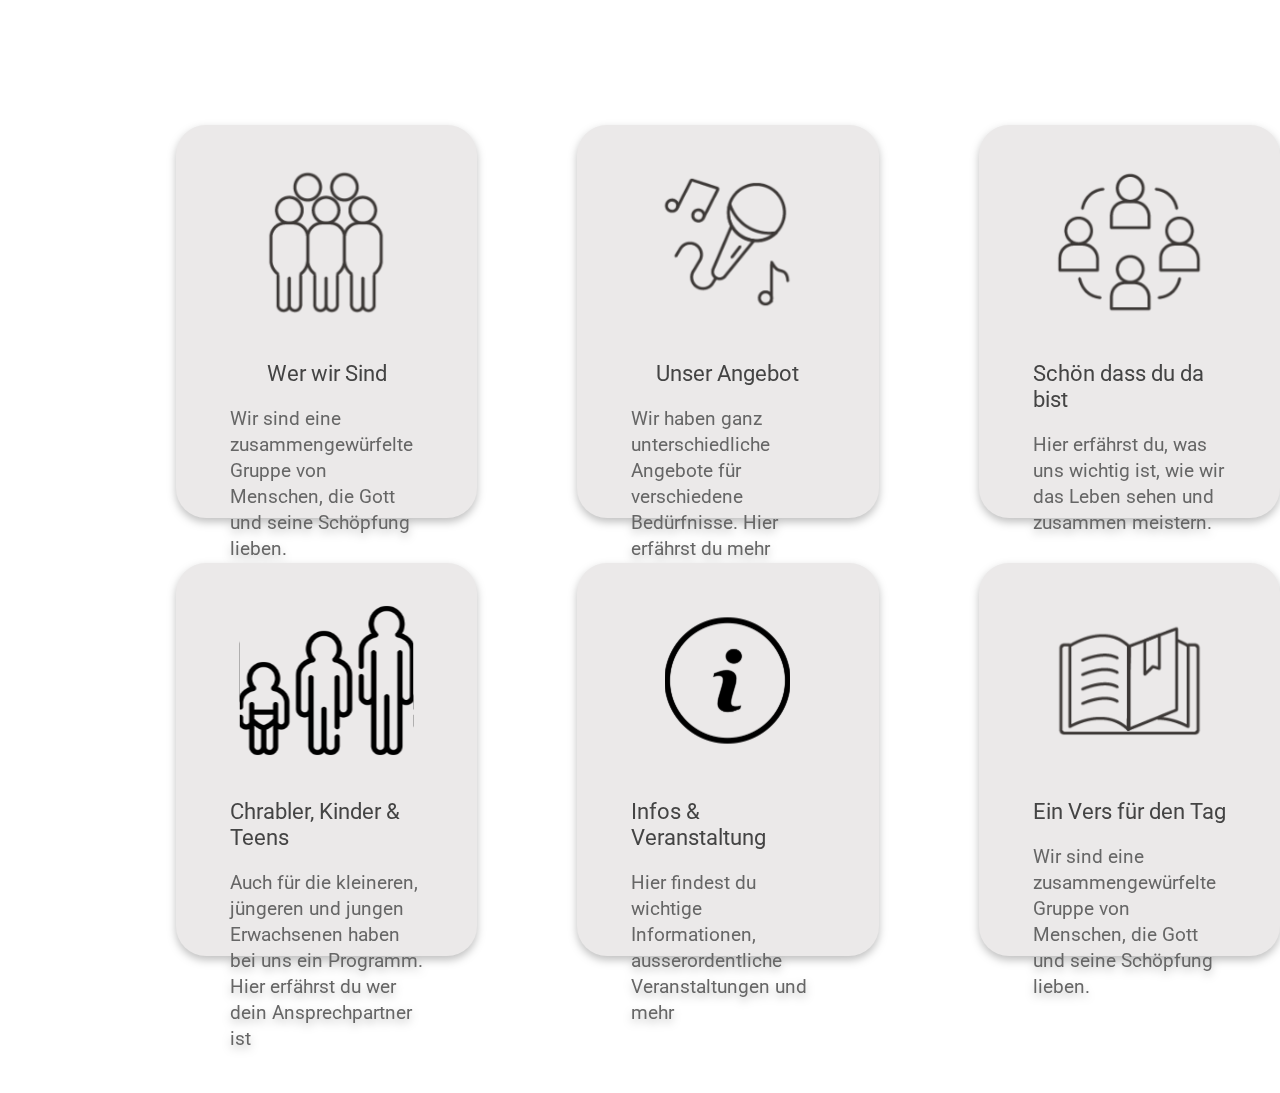
<file: index.html>
<html lang="en">
  <head>
    <meta charset="UTF-8" />
    <meta http-equiv="X-UA-Compatible" content="IE=edge" />
    <meta name="viewport" content="width=device-width, initial-scale=1.0" />
    <link rel="stylesheet" href="style.css" />
    <link rel="preconnect" href="https://fonts.googleapis.com" />
    <link rel="preconnect" href="https://fonts.gstatic.com" crossorigin />
    <link
      href="https://fonts.googleapis.com/css2?family=Roboto&display=swap"
      rel="stylesheet"
    />
    <title>Home</title>
  </head>
  <body>
    <div class="home__wrapper">
      <div class="wrapper__content">
        <div class="card-row">
          <div
            class="content__card"
            onclick="window.location.href = '/werWirSind/werWirSind.html';"
          >
            <div class="card__content">
              <img class="icon" src="/assets/svg/whoWeAre.svg" />
              <div class="card__title">Wer wir Sind</div>
              <div class="card__text">
                Wir sind eine zusammengewürfelte Gruppe von Menschen, die Gott
                und seine Schöpfung lieben.
              </div>
            </div>
          </div>
          <div
            class="content__card"
            onclick="window.location.href = '/aboutUs/aboutUs.html';"
          >
            <div class="card__content">
              <img class="icon" src="/assets/svg/aboutUs.svg" />
              <div class="card__title">Unser Angebot</div>
              <div class="card__text">
                Wir haben ganz unterschiedliche Angebote für verschiedene
                Bedürfnisse. Hier erfährst du mehr
              </div>
            </div>
          </div>
          <div
            class="content__card"
            onclick="window.location.href = '/niceToHaveYou/niceToHaveYou.html';"
          >
            <div class="card__content">
              <img class="icon" src="/assets/svg/smallgroup.svg" />
              <div class="card__title">Schön dass du da bist</div>
              <div class="card__text">
                Hier erfährst du, was uns wichtig ist, wie wir das Leben sehen
                und zusammen meistern.
              </div>
            </div>
          </div>
        </div>
        <div class="card-row">
          <div
            class="content__card"
            onclick="window.location.href = '/kids/kids.html';"
          >
            <div class="card__content">
              <img class="icon" src="/assets/svg/group.svg" />
              <div class="card__title">Chrabler, Kinder & Teens</div>
              <div class="card__text">
                Auch für die kleineren, jüngeren und jungen Erwachsenen haben
                bei uns ein Programm. Hier erfährst du wer dein Ansprechpartner
                ist
              </div>
            </div>
          </div>
          <div
            class="content__card"
            onclick="window.location.href = '/infos/infos.html';"
          >
            <div class="card__content">
              <img
                class="icon"
                src="/assets/svg/info.svg"
                style="width: 125px"
              />
              <div class="card__title">Infos & Veranstaltung</div>
              <div class="card__text">
                Hier findest du wichtige Informationen, ausserordentliche
                Veranstaltungen und mehr
              </div>
            </div>
          </div>
          <div
            class="content__card"
            onclick="window.location.href = '/verse/verse.html';"
          >
            <div class="card__content">
              <img class="icon" src="/assets/svg/verse.svg" />
              <div class="card__title">Ein Vers für den Tag</div>
              <div class="card__text">
                Wir sind eine zusammengewürfelte Gruppe von Menschen, die Gott
                und seine Schöpfung lieben.
              </div>
            </div>
          </div>
        </div>
      </div>
    </div>
  </body>
</html>
</file>
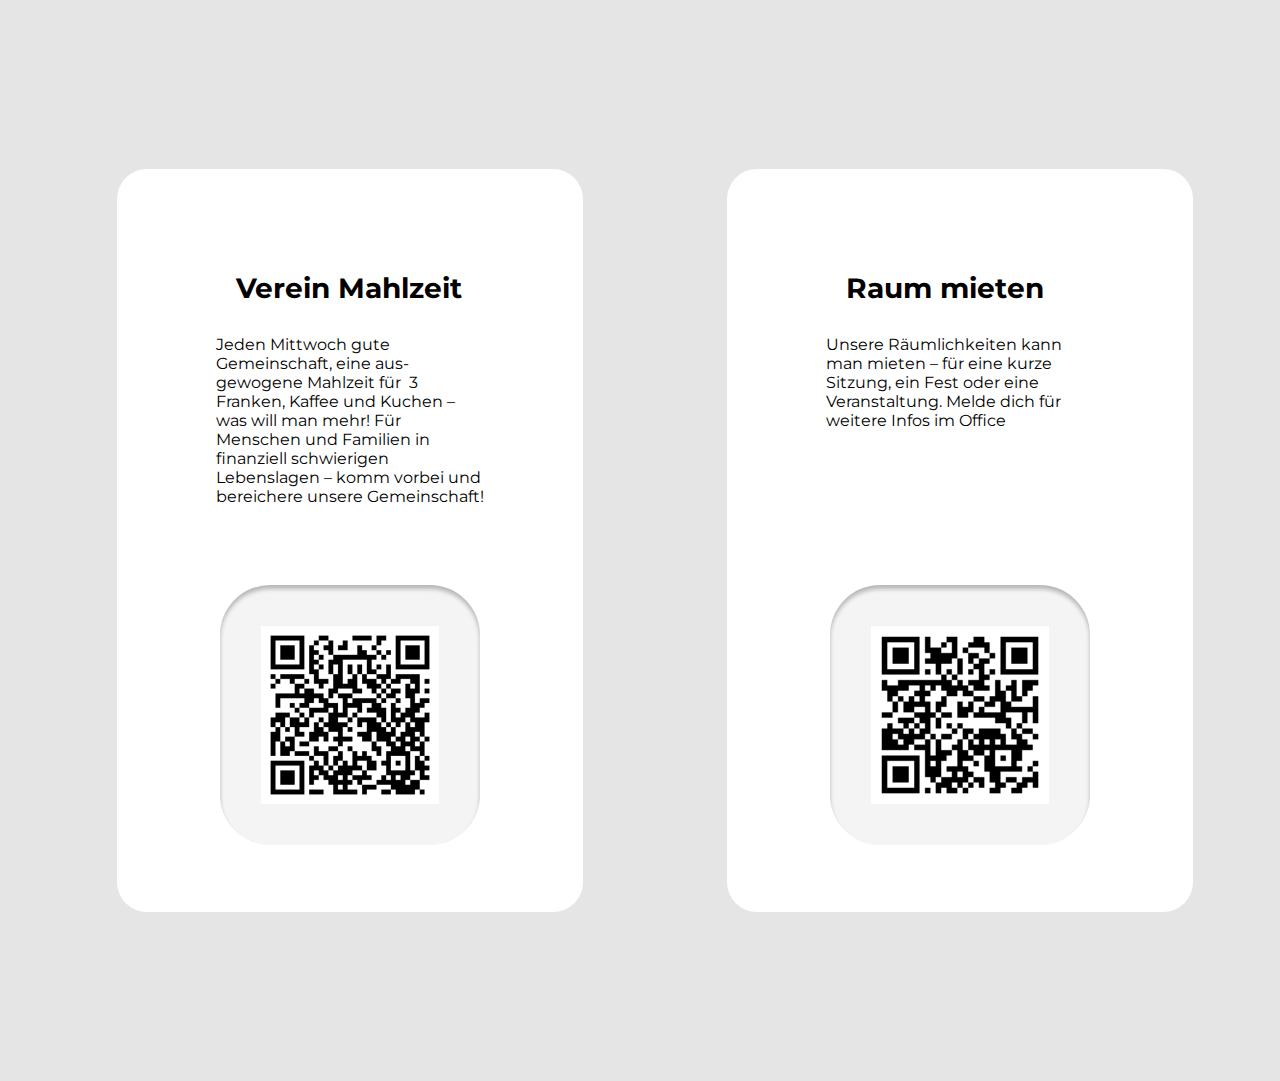
<file: aboutUs/aboutUs.html>
<html lang="en">
  <head>
    <meta charset="UTF-8" />
    <meta http-equiv="X-UA-Compatible" content="IE=edge" />
    <meta name="viewport" content="width=device-width, initial-scale=1.0" />
    <link rel="stylesheet" href="aboutUs.css" />
    <link
      href="https://fonts.googleapis.com/css2?family=Montserrat:ital,wght@0,100;0,200;0,300;0,400;0,500;0,600;0,700;0,800;0,900;1,100;1,200;1,300;1,400;1,500;1,600;1,700;1,800;1,900&display=swap"
      rel="stylesheet"
    />
    <title>About Us</title>
  </head>
  <body>
    <div class="aboutUs__wrapper">
      <div class="wrapper__card">
        <div class="card__content">
          <div class="content__title">Verein Mahlzeit</div>
          <div class="content__text">
            Jeden Mittwoch gute Gemeinschaft, eine aus-gewogene Mahlzeit für  3
            Franken, Kaffee und Kuchen – was will man mehr! Für Menschen und
            Familien in finanziell schwierigen Lebenslagen – komm vorbei und
            bereichere unsere Gemeinschaft!
          </div>
          <div class="content__qrBox">
            <div class="qrbox__code">
              <img
                class="qr-code"
                src="/assets/images/vereinmahlzeit.gif"
                alt="Verein Mahlzeit"
              />
            </div>
          </div>
        </div>
      </div>
      <div class="wrapper__card">
        <div class="card__content">
          <div class="content__title">Raum mieten</div>
          <div class="content__text">
            Unsere Räumlichkeiten kann man mieten – für eine kurze Sitzung, ein
            Fest oder eine Veranstaltung. Melde dich für weitere Infos im Office
          </div>
          <div class="content__qrBox">
            <div class="qrbox__code">
              <img
                class="qr-code"
                src="/assets/images/raum-mieten.gif"
                alt="Verein Mahlzeit"
              />
            </div>
          </div>
        </div>
      </div>
      <div class="wrapper__card">
        <div class="card__content">
          <div class="content__title">SOZO</div>
          <div class="content__text">
            Jesus heilt, rettet und setzt uns frei. Wenn du das persönlich
            erleben möchtest, dann melde dich hier an und geniesse deine neu
            gewonnene Freiheit.
          </div>
          <div class="content__qrBox">
            <div class="qrbox__code">
              <img
                class="qr-code"
                src="/assets/images/sozo.gif"
                alt="Verein Mahlzeit"
              />
            </div>
          </div>
        </div>
      </div>
    </div>
  </body>
</html>
</file>
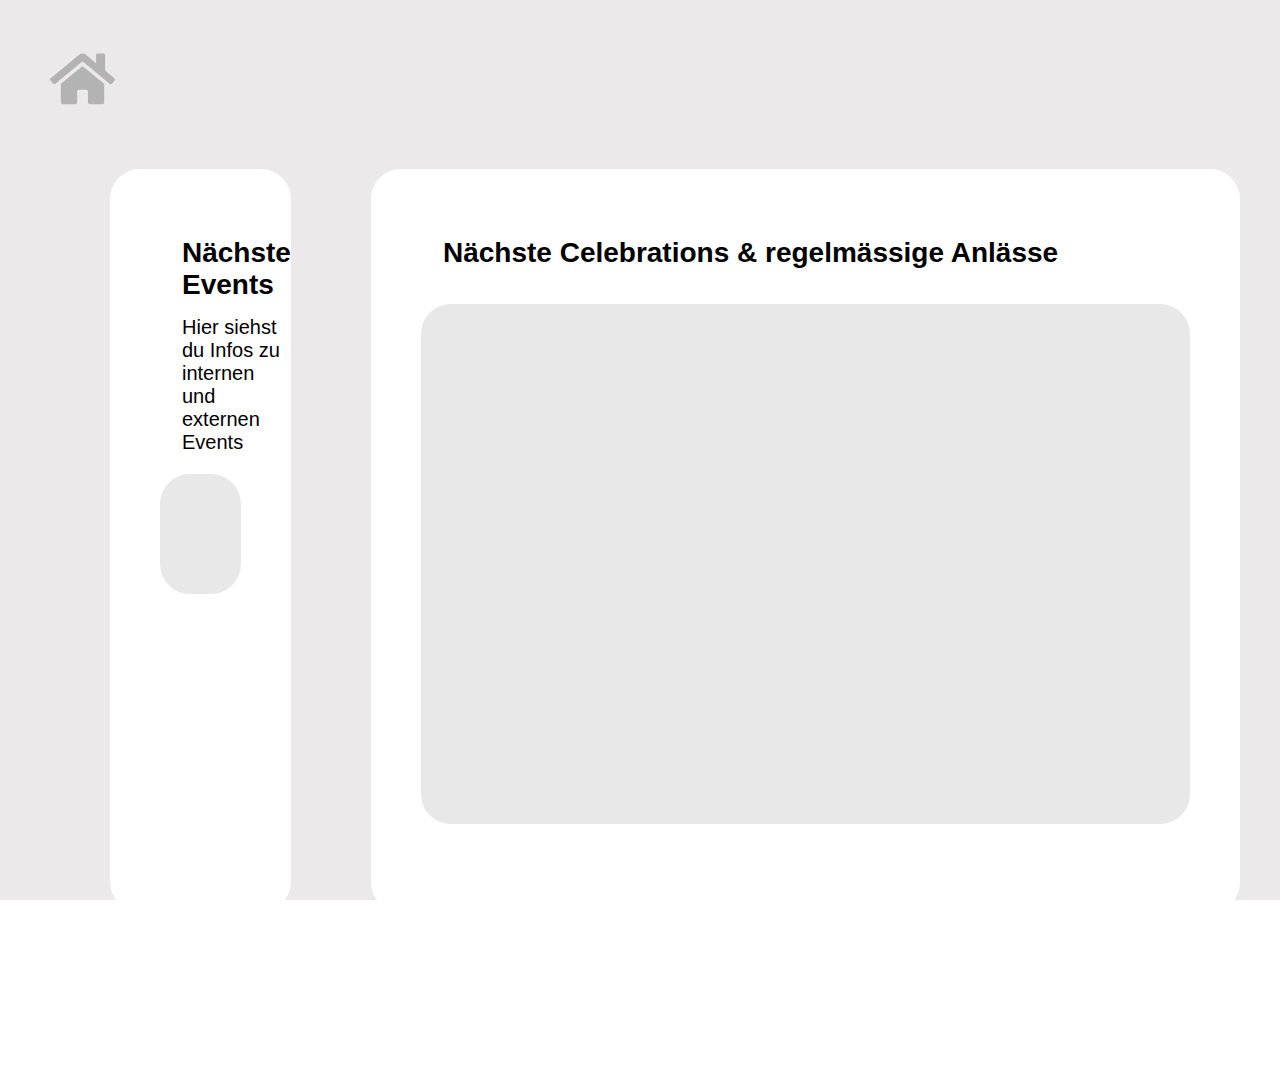
<file: infos/infos.html>
<html lang="en">
  <head>
    <meta charset="UTF-8" />
    <meta http-equiv="X-UA-Compatible" content="IE=edge" />
    <meta name="viewport" content="width=device-width, initial-scale=1.0" />
    <link
      href="https://fonts.googleapis.com/css2?family=Montserrat:ital,wght@0,100;0,200;0,300;0,400;0,500;0,600;0,700;0,800;0,900;1,100;1,200;1,300;1,400;1,500;1,600;1,700;1,800;1,900&display=swap"
      rel="stylesheet"
    />
    <link rel="stylesheet" href="infos.css" />
    <title>Infos & Veranstaltung</title>
  </head>
  <body>
    <div class="home">
        <img onclick="window.location.href = '/index.html';" src="/assets/svg/home.svg" alt="home" class="home-icon"></img>
    </div>
    <div class="verse__wrapper">
      <div class="wrapper__content">
        <div class="content__card">
          <div class="daily-vers">Nächste Events</div>
          <div class="intro">Hier siehst du Infos zu internen und externen Events
          </div>
          <div class="card__content">
            <div class="content__field">
            </div>
          </div>
        </div>
        <div class="content__card">
          <div class="daily-vers">Nächste Celebrations & regelmässige Anlässe</div>
          <div class="intro">
          </div>
          <div class="card__content">
            <div class="content__field">
              <iframe src="https://iframe.vineyard-buelach.ch?id=8" width="769px" height="520px" frameborder="0"> </iframe>

            </div>
          </div>
        </div>
    </div>
  </body>
</html>
</file>
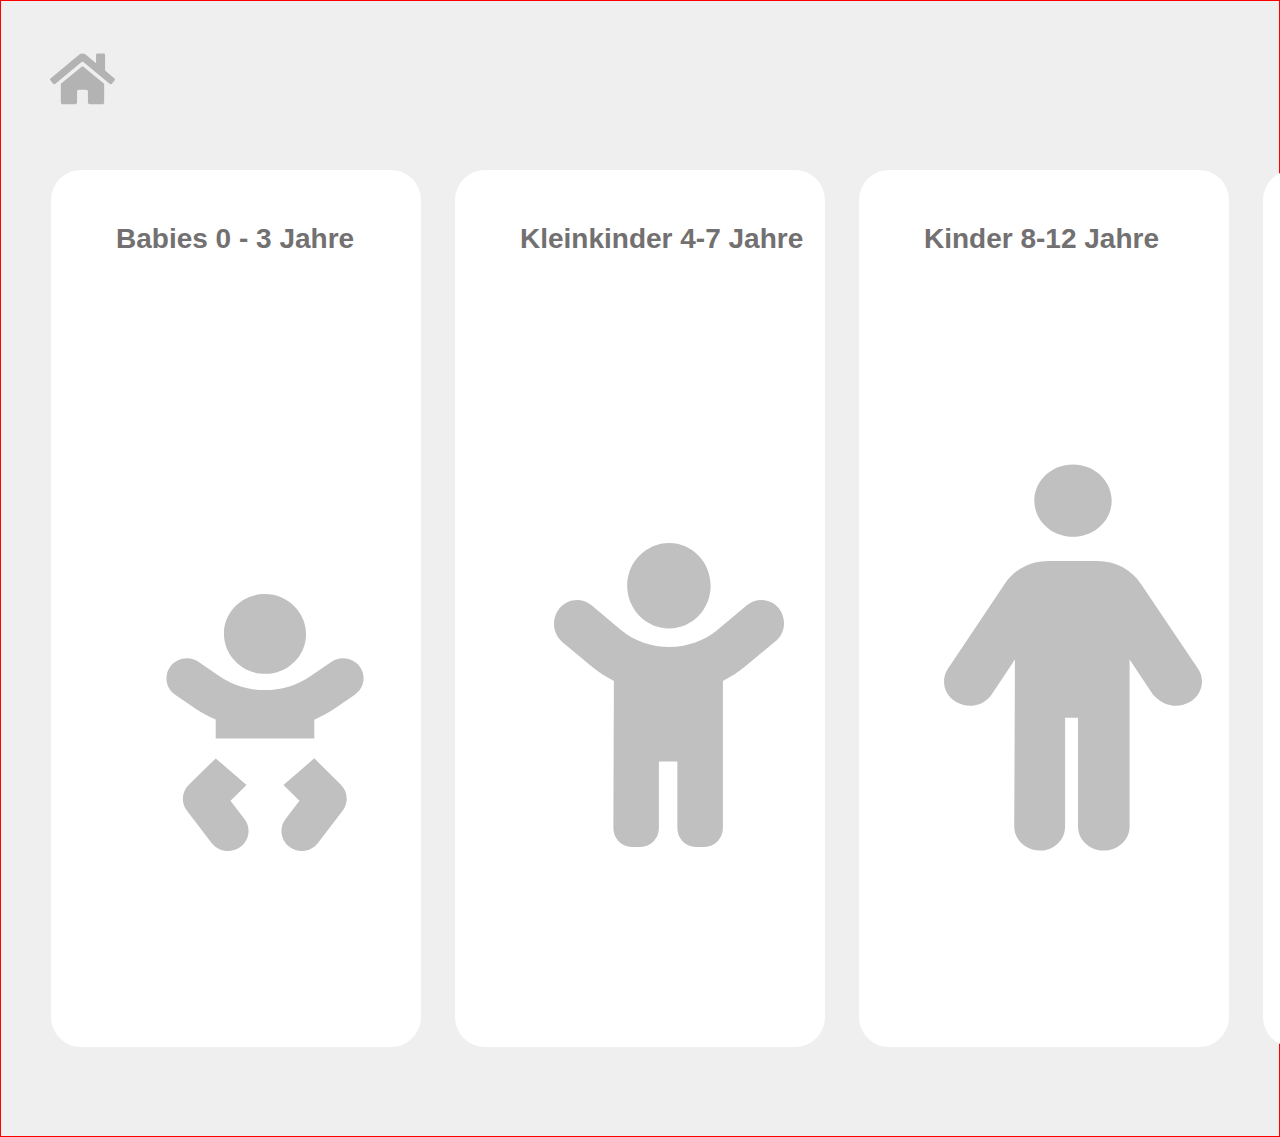
<file: kids/kids.html>
<html lang="en">
<head>
    <meta charset="UTF-8">
    <meta http-equiv="X-UA-Compatible" content="IE=edge">
    <meta name="viewport" content="width=device-width, initial-scale=1.0">
    <script src="kids.js"></script>
    <title>Kids</title>
    <link rel="stylesheet" href="kids.css">
</head>
<body>
    <div class="home">
        <img onclick="window.location.href = '/index.html';" src="/assets/svg/home.svg" alt="home" class="home-icon"></img>
    </div>
    <div class="kids__wrapper">
        <div class="wrapper__content">
            <div class="content__card" onclick="babyUp()" >
                <div class="card__title">Babies 0 - 3 Jahre</div>
                <div class="card__icon"> 
                    <img src="/assets/svg/baby.svg" id="baby"></img>
                </div>
                <div id="hideBaby">
                    <div class="card__info">
                        <div class="info-text">Programm findet nach dem Worship von ca.11:15 bis 12:15 Uhr statt. Melde dich bei</div>
                        <div class="info-names">Fiorella S. oder Melanie M. </div>
                        <div class="info-images">
                        <div class="images-image"></div>
                        <div class="images-image"></div>
                    </div>
                    </div>
                </div>
            </div>
            <div class="content__card" onclick="bigBabyUp()" >
                <div class="card__title">Kleinkinder 4-7 Jahre</div>
                <div class="card__icon"> 
                    <img src="/assets/svg/bigBaby.svg" id="bigBaby"></img>
                </div>
                <div id="hideBigBaby">
                    <div class="card__info">
                        <div class="info-text">Programm findet nach dem Worship von ca.11:15 bis 12:15 Uhr statt. Melde dich bei</div>
                        <div class="info-names">Franziska D. oder Marlise</div>
                        <div class="info-images">
                        <div class="images-image"></div>
                        <div class="images-image"></div>
                    </div>
                    </div>
                </div>
            </div>
            <div class="content__card" onclick="smallPersonUp()" >
                <div class="card__title">Kinder 8-12 Jahre</div>
                <div class="card__icon"> 
                    <img src="/assets/svg/smallPerson.svg" id="smallPerson"></img>
                </div>
                <div id="hideSmallPerson">
                    <div class="card__info">
                        <div class="info-text">Programm findet nach dem Worship von ca.11:15 bis 12:15 Uhr statt. Melde dich bei</div>
                        <div class="info-names">Benny O.</div>
                        <div class="info-images">
                        <div class="images-image"></div>
                        <div class="images-image"></div>
                    </div>
                    </div>
                </div>
            </div>
            <div class="content__card" onclick="personUp()" >
                <div class="card__title">Jugend ab 13 Jahre</div>
                <div class="card__icon"> 
                    <img src="/assets/svg/person.svg" id="person"></img>
                </div>
                <div id="hidePerson">
                    <div class="card__info">
                        <div class="info-text">Programm findet nach dem Worship von ca.11:15 bis 12:15 Uhr statt. Melde dich bei</div>
                        <div class="info-names">Rahel W. oder Reto W.</div>
                        <div class="info-images">
                        <div class="images-image"></div>
                        <div class="images-image"></div>
                    </div>
                    </div>
                </div>
            </div>
        </div>
    </div>
</body>
</html>
</file>
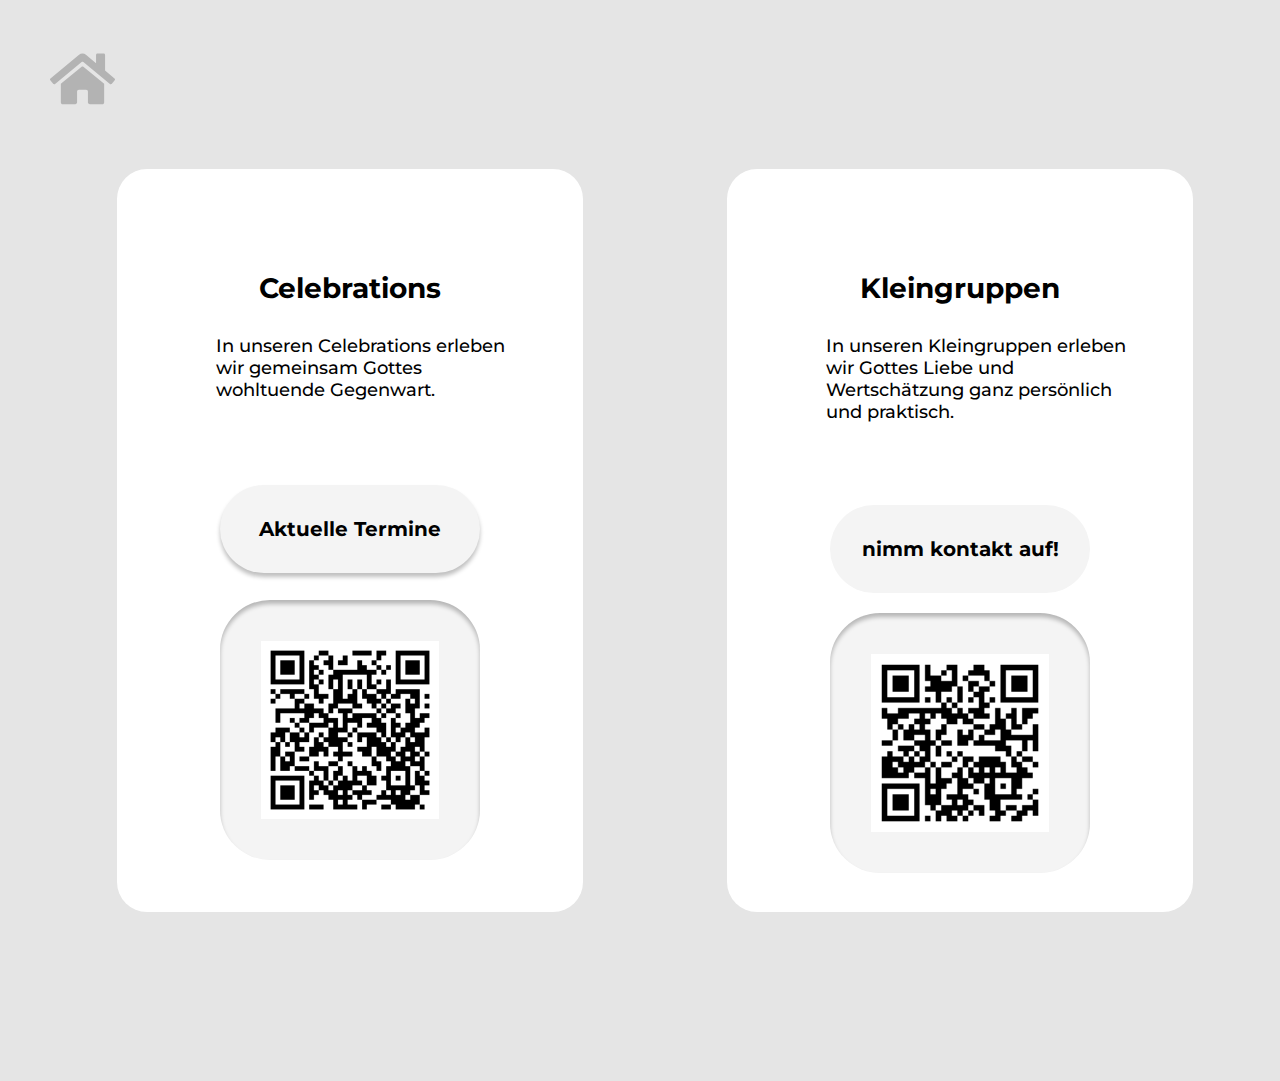
<file: niceToHaveYou/niceToHaveYou.html>
<html lang="en">
  <head>
    <meta charset="UTF-8" />
    <meta http-equiv="X-UA-Compatible" content="IE=edge" />
    <meta name="viewport" content="width=device-width, initial-scale=1.0" />
    <link rel="stylesheet" href="niceToHaveYou.css" />
    <link
      href="https://fonts.googleapis.com/css2?family=Montserrat:ital,wght@0,100;0,200;0,300;0,400;0,500;0,600;0,700;0,800;0,900;1,100;1,200;1,300;1,400;1,500;1,600;1,700;1,800;1,900&display=swap"
      rel="stylesheet"
    />
    <title>Schön das Du Da Bist</title>
  </head>
  <body>
    <div class="home">
      <img onclick="window.location.href = '/index.html';" src="/assets/svg/home.svg" alt="home" class="home-icon"></img>
  </div>
    <div class="aboutUs__wrapper">
      <div class="wrapper__card">
        <div class="card__content">
          <div class="content__title">Celebrations</div>
          <div class="content__text">
            In unseren Celebrations erleben wir gemeinsam Gottes wohltuende Gegenwart.
          </div>
          <button class="content__button" onclick="window.location.href = '/infos/infos.html';"> Aktuelle Termine</button>
          <div class="content__qrBox">
            <div class="qrbox__code">
              <img
                class="qr-code"
                src="/assets/images/vereinmahlzeit.gif"
                alt="Verein Mahlzeit"
              />
            </div>
          </div>
        </div>
      </div>
      <div class="wrapper__card">
        <div class="card__content">
          <div class="content__title">Kleingruppen</div>
          <div class="content__text">
            In unseren Kleingruppen erleben wir Gottes Liebe und Wertschätzung ganz persönlich und praktisch.
          </div>
<div class="content__welcome">nimm kontakt auf!</div>
          <div class="content__qrBox">
            <div class="qrbox__code">
              <img
                class="qr-code"
                src="/assets/images/raum-mieten.gif"
                alt="Verein Mahlzeit"
              />
            </div>
          </div>
        </div>
      </div>
      <div class="wrapper__card">
        <div class="card__content">
          <div class="content__title">Mitarbeit</div>
          <div class="content__text">
            Wir möchten, dass alle Menschen ihre Identität und Berufung erkennen und ausleben können – egal ob innerhalb oder ausserhalb der Vineyard. Wofür möchtest du dich engagieren?
          </div>
<div class="content__welcome" >Komm auf uns zu!</div>

          <div class="content__qrBox">
            <div class="qrbox__code">
              <img
                class="qr-code"
                src="/assets/images/sozo.gif"
                alt="Verein Mahlzeit"
              />
            </div>
          </div>
        </div>
      </div>
    </div>
  </body>
</html>
</file>
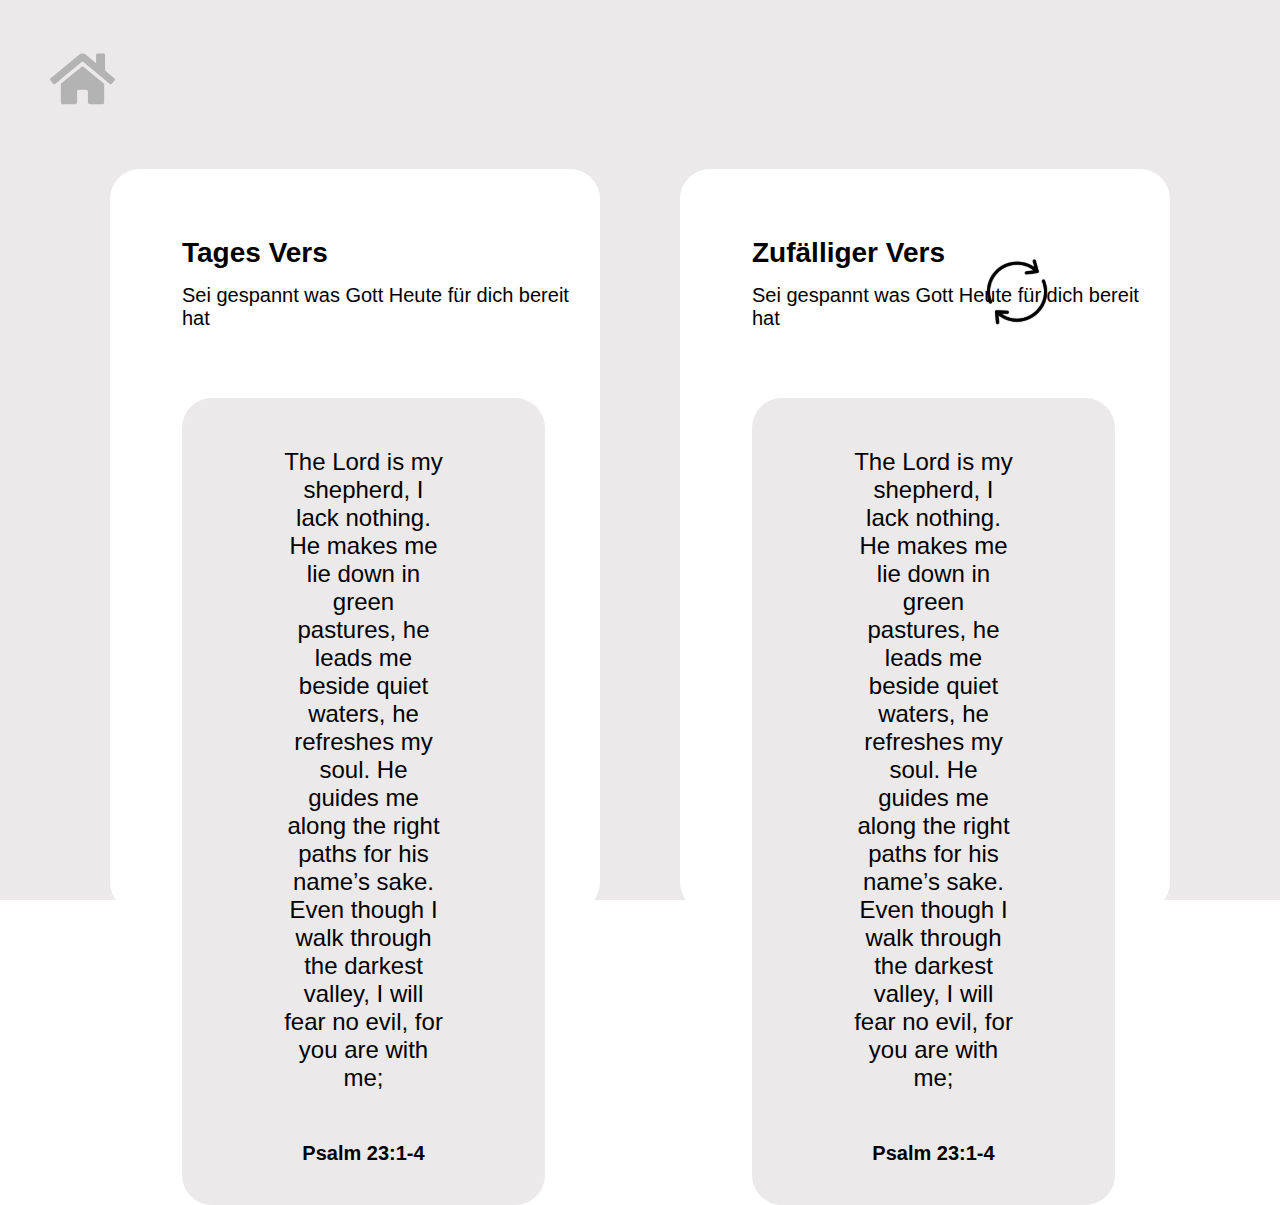
<file: verse/verse.html>
<html lang="en">
  <head>
    <meta charset="UTF-8" />
    <meta http-equiv="X-UA-Compatible" content="IE=edge" />
    <meta name="viewport" content="width=device-width, initial-scale=1.0" />
    <link
      href="https://fonts.googleapis.com/css2?family=Montserrat:ital,wght@0,100;0,200;0,300;0,400;0,500;0,600;0,700;0,800;0,900;1,100;1,200;1,300;1,400;1,500;1,600;1,700;1,800;1,900&display=swap"
      rel="stylesheet"
    />
    <link rel="stylesheet" href="verse.css" />
    <title>Daily Verse</title>
  </head>
  <body>
    <div class="home">
        <img onclick="window.location.href = '/index.html';" src="/assets/svg/home.svg" alt="home" class="home-icon"></img>
    </div>
    <div class="verse__wrapper">
      <div class="wrapper__content">
        <div class="content__card">
          <div class="daily-vers">Tages Vers</div>
          <div class="intro">
            Sei gespannt was Gott Heute für dich bereit hat
          </div>
          <div class="card__content">
            <div class="content__field">
              <div class="dailyVerse">
                <div id="verse">
                  
                </div>
                <div id="reference"></div>
              </div>
              <script
                src="/verse/verse.js"
              ></script>
            </div>
          </div>
        </div>
        <div class="content__card">
        <div class="daily-vers">Zufälliger Vers</div>
        <button class="reload" onclick="reload()"><img src="/assets/svg/reload.svg" alt=""> </button>
        <div class="intro">
          Sei gespannt was Gott Heute für dich bereit hat
        </div>
        <div class="card__content">
          <div class="content__field">
            <div id="dailyVersesWrapper">
              <div class="error-text">
                The Lord is my shepherd, I lack nothing. He makes me lie down
                in green pastures, he leads me beside quiet waters, he
                refreshes my soul. He guides me along the right paths for his
                name’s sake. Even though I walk through the darkest valley, I
                will fear no evil, for you are with me;
              </div>
              <div class="error-verse">Psalm 23:1-4</div>
            </div>
            <script
              async
              defer
              src="https://dailyverses.net/get/random.js?language=lut"
            ></script>
            
          </div>
        </div>
      </div>
    </div>
  </body>
</html>
</file>
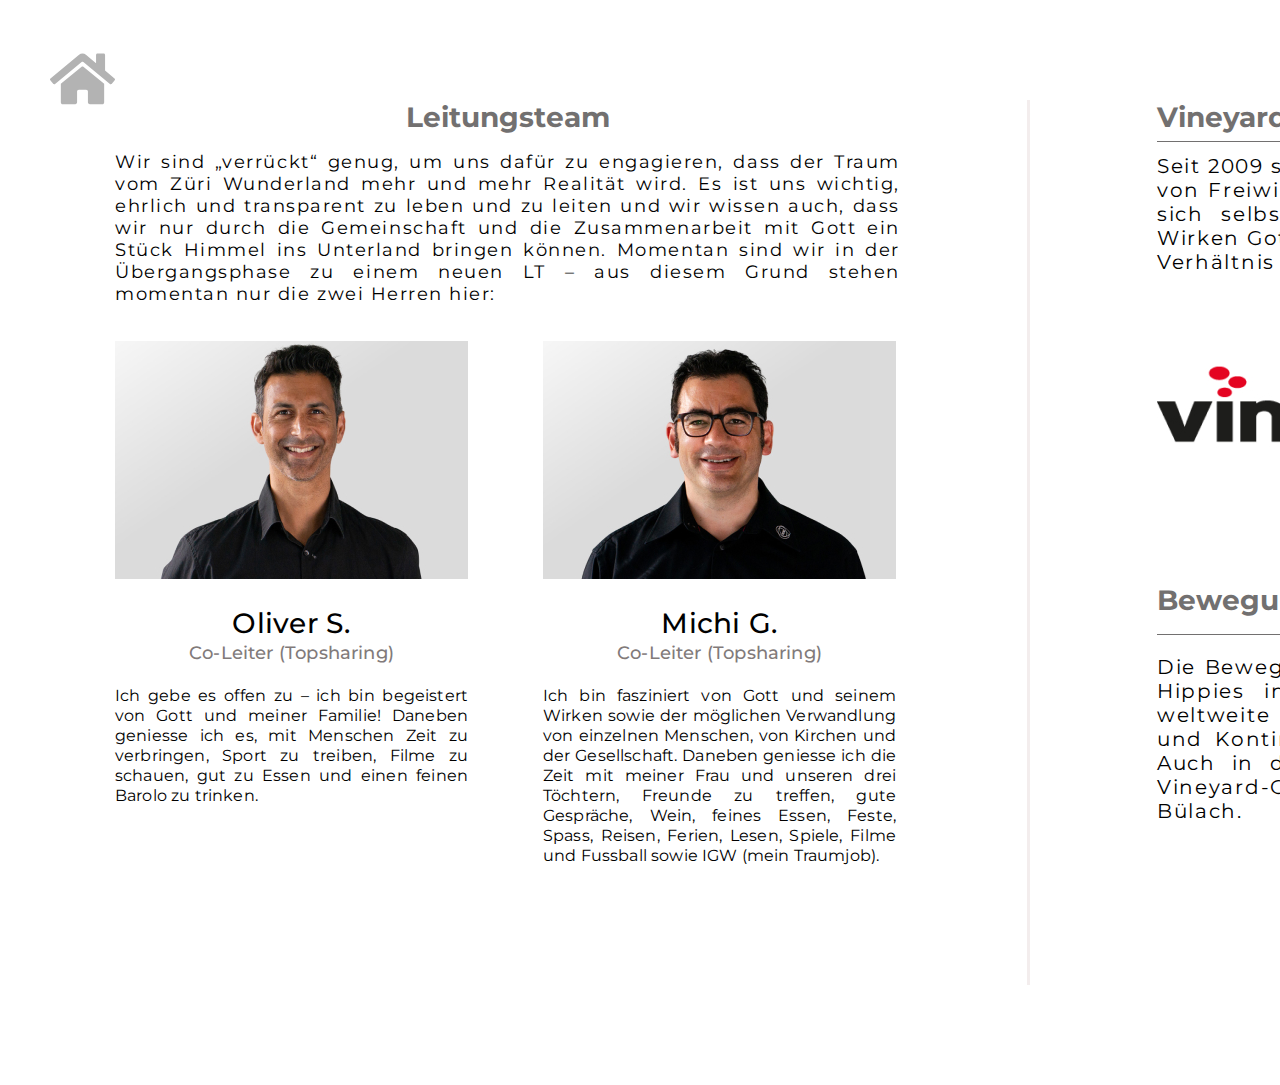
<file: werWirSind/werWirSind.html>
<html lang="en">
  <head>
    <meta charset="UTF-8" />
    <meta http-equiv="X-UA-Compatible" content="IE=edge" />
    <meta name="viewport" content="width=device-width, initial-scale=1.0" />
    <link rel="stylesheet" href="werWirSind.css" />
    <link rel="preconnect" href="https://fonts.googleapis.com" />
    <link rel="preconnect" href="https://fonts.gstatic.com" crossorigin />
    <link
      href="https://fonts.googleapis.com/css2?family=Montserrat:ital,wght@0,100;0,200;0,300;0,400;0,500;0,600;0,700;0,800;0,900;1,100;1,200;1,300;1,400;1,500;1,600;1,700;1,800;1,900&display=swap"
      rel="stylesheet"
    />
    <title>Welcome Desk</title>
  </head>
  <body>
    <div class="home">
      <img 
      onclick="window.location.href = '/index.html';"
      src="/assets/svg/home.svg" alt="home" class="home-icon"></img>
  </div>
    <div class="werWirSind__container">
      <div class="container__leitungsteam">
        <h2 class="leitungsteam">Leitungsteam</h2>
        <div class="leitungsteam__text">
          Wir sind „verrückt“ genug, um uns dafür zu engagieren, dass der Traum
          vom Züri Wunderland mehr und mehr Realität wird. Es ist uns wichtig,
          ehrlich und transparent zu leben und zu leiten und wir wissen auch,
          dass wir nur durch die Gemeinschaft und die Zusammenarbeit mit Gott
          ein Stück Himmel ins Unterland bringen können. Momentan sind wir in
          der Übergangsphase zu einem neuen LT – aus diesem Grund stehen
          momentan nur die zwei Herren hier:
        </div>
        <div class="container__about">
          <div class="about__person">
            <img
              class="person"
              src="/assets/images/oliver-schmid.jpg"
              alt="oliver-schmid"
            />
            <div class="person__name">Oliver S.</div>
            <div class="person__position">Co-Leiter (Topsharing)</div>
            <div class="person__intro intro">
              Ich gebe es offen zu – ich bin begeistert von Gott und meiner
              Familie! Daneben geniesse ich es, mit Menschen Zeit zu verbringen,
              Sport zu treiben, Filme zu schauen, gut zu Essen und einen feinen
              Barolo zu trinken.
            </div>
          </div>
          <div class="about__person">
            <img
              class="person"
              src="/assets/images/michi-girgis.jpg"
              alt="oliver-schmid"
            />
            <div class="person__name">Michi G.</div>
            <div class="person__position">Co-Leiter (Topsharing)</div>
            <div class="person__intro intro">
              Ich bin fasziniert von Gott und seinem Wirken sowie der möglichen
              Verwandlung von einzelnen Menschen, von Kirchen und der
              Gesellschaft. Daneben geniesse ich die Zeit mit meiner Frau und
              unseren drei Töchtern, Freunde zu treffen, gute Gespräche, Wein,
              feines Essen, Feste, Spass, Reisen, Ferien, Lesen, Spiele, Filme
              und Fussball sowie IGW (mein Traumjob).
            </div>
          </div>
        </div>
      </div>
      <div class="divider">.</div>
      <div class="vineyard__container">
        <h2 class="container__info">Vineyard Bülach</h2>
        <div class="info__intro">
          Seit 2009 sind wir hier vor Ort als Freikirche (abgeleitet von
          Freiwilligkeitskirche, die staatsunabhängig ist und sich selbst
          finanziert) organisiert und spüren dem Wirken Gottes nach. Wir pflegen
          ein freundschaftliches Verhältnis zu anderen Kirchgemeinden.
        </div>
        <img
          class="info__logo"
          src="/assets/images/vineyard_bülach_logo.jpg"
          alt="logo"
        />
        <h2 class="bewegung__container">Bewegung Vineyard</h2>
        <div class="bewegung__info">
          Die Bewegung entstand in den 70er Jahren unter den Hippies in den USA.
          Heute ist die Vineyard eine weltweite Gemeinde-bewegung, die durch
          National- und Kontinentalverbände miteinander verbunden ist. Auch in
          der Schweiz gibt es rund 15 verschiedene Vineyard-Gemeinden, unter
          anderem unsere hier in Bülach.
        </div>
      </div>
    </div>
  </body>
</html>
</file>
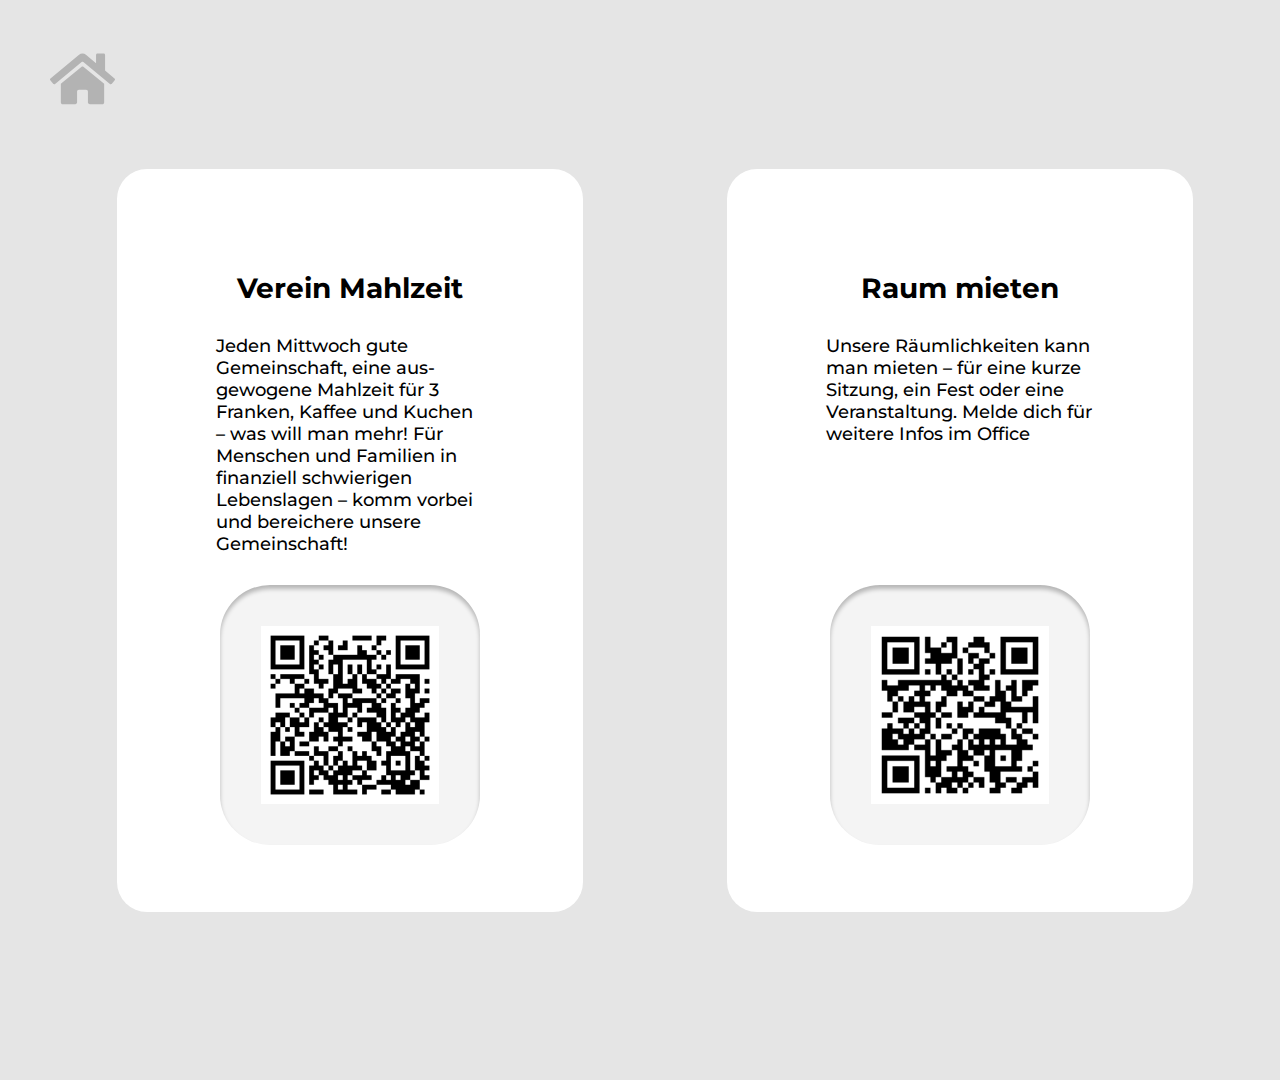
<file: src/aboutUs/aboutUs.html>
<html lang="en">
  <head>
    <meta charset="UTF-8" />
    <meta http-equiv="X-UA-Compatible" content="IE=edge" />
    <meta name="viewport" content="width=device-width, initial-scale=1.0" />
    <link rel="stylesheet" href="aboutUs.css" />
    <link
      href="https://fonts.googleapis.com/css2?family=Montserrat:ital,wght@0,100;0,200;0,300;0,400;0,500;0,600;0,700;0,800;0,900;1,100;1,200;1,300;1,400;1,500;1,600;1,700;1,800;1,900&display=swap"
      rel="stylesheet"
    />
    <title>About Us</title>
  </head>
  <body>
    <div class="home">
      <img onclick="window.location.href = '../index.html';" src="../assets/svg/home.svg" alt="home" class="home-icon"></img>
  </div>
    <div class="aboutUs__wrapper">
      <div class="wrapper__card">
        <div class="card__content">
          <div class="content__title">Verein Mahlzeit</div>
          <div class="content__text">
            Jeden Mittwoch gute Gemeinschaft, eine aus-gewogene Mahlzeit für 3
            Franken, Kaffee und Kuchen – was will man mehr! Für Menschen und
            Familien in finanziell schwierigen Lebenslagen – komm vorbei und
            bereichere unsere Gemeinschaft!
          </div>
          <div class="content__qrBox">
            <div class="qrbox__code">
              <img
                class="qr-code"
                src="../assets/images/vereinmahlzeit.gif"
                alt="Verein Mahlzeit"
              />
            </div>
          </div>
        </div>
      </div>
      <div class="wrapper__card">
        <div class="card__content">
          <div class="content__title">Raum mieten</div>
          <div class="content__text">
            Unsere Räumlichkeiten kann man mieten – für eine kurze Sitzung, ein
            Fest oder eine Veranstaltung. Melde dich für weitere Infos im Office
          </div>
          <div class="content__qrBox">
            <div class="qrbox__code">
              <img
                class="qr-code"
                src="../assets/images/raum-mieten.gif"
                alt="Verein Mahlzeit"
              />
            </div>
          </div>
        </div>
      </div>
      <div class="wrapper__card">
        <div class="card__content">
          <div class="content__title">SOZO</div>
          <div class="content__text">
            Jesus heilt, rettet und setzt uns frei. Wenn du das persönlich
            erleben möchtest, dann melde dich hier an und geniesse deine neu
            gewonnene Freiheit.
          </div>
          <div class="content__qrBox">
            <div class="qrbox__code">
              <img
                class="qr-code"
                src="../assets/images/sozo.gif"
                alt="Verein Mahlzeit"
              />
            </div>
          </div>
        </div>
      </div>
    </div>
  </body>
</html>
</file>
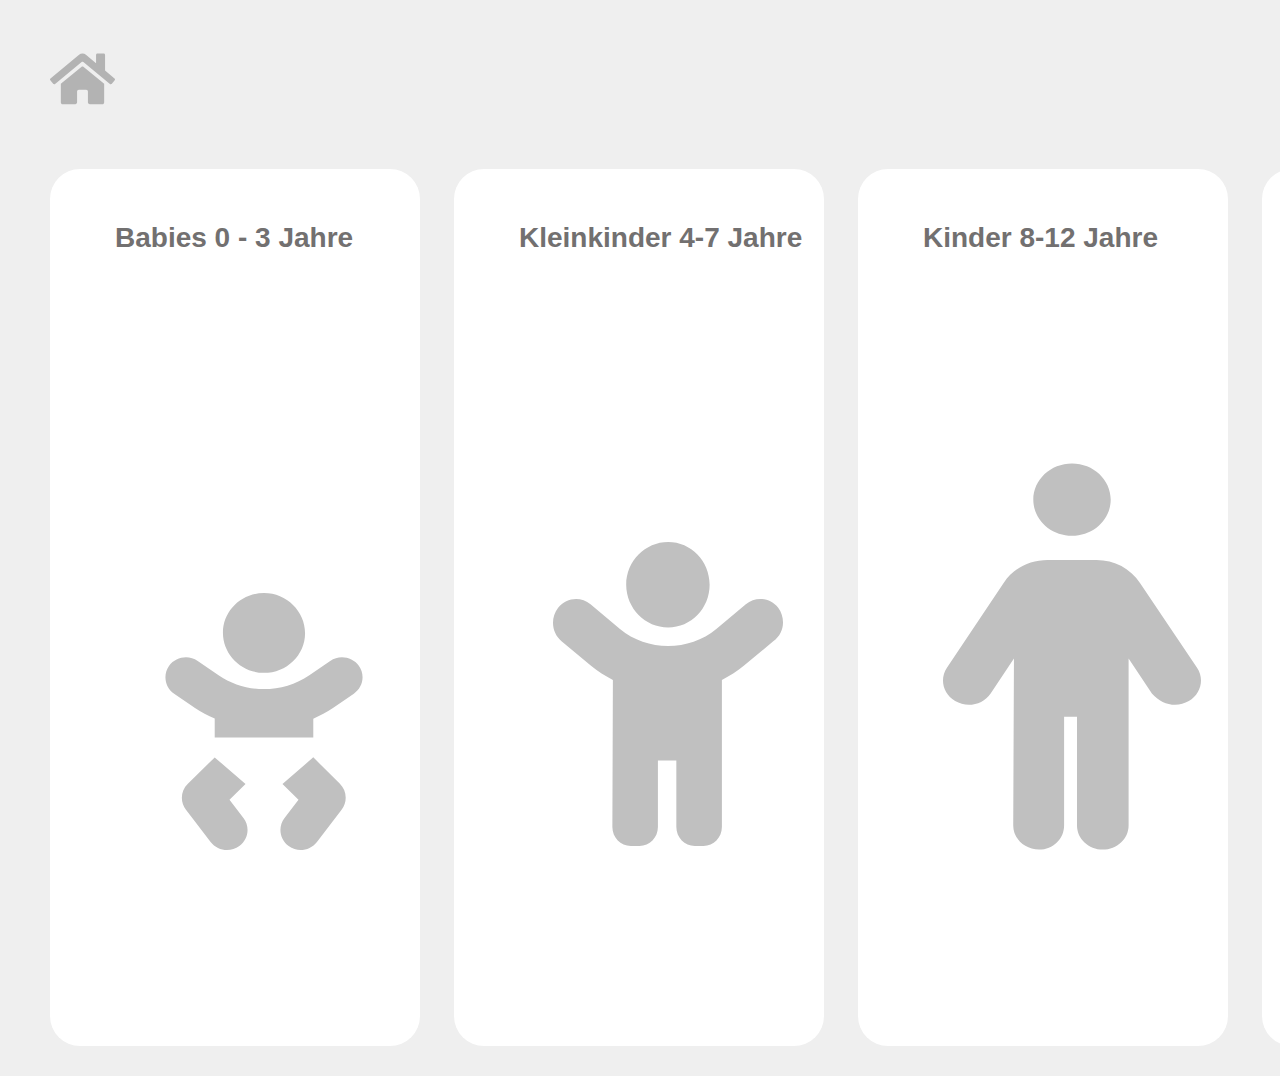
<file: src/kids/kids.html>
<html lang="en">
<head>
    <meta charset="UTF-8">
    <meta http-equiv="X-UA-Compatible" content="IE=edge">
    <meta name="viewport" content="width=device-width, initial-scale=1.0">
    <script src="kids.js"></script>
    <title>Kids</title>
    <link rel="stylesheet" href="kids.css">
</head>
<body>
    <div class="home">
        <img onclick="window.location.href = '../index.html';" src="../assets/svg/home.svg" alt="home" class="home-icon"></img>
    </div>
    <div class="kids__wrapper">
        <div class="wrapper__content">
            <div class="content__card" onclick="babyUp()" >
                <div class="card__title">Babies 0 - 3 Jahre</div>
                <div class="card__icon"> 
                    <img src="../assets/svg/baby.svg" id="baby"></img>
                </div>
                <div id="hideBaby">
                    <div class="card__info">
                        <div class="info-text">Programm findet nach dem Worship von ca.11:15 bis 12:15 Uhr statt. Melde dich bei</div>
                        <div class="info-names">Fiorella S. oder Melanie M. </div>
                        <div class="info-images">
                        <div class="images-image"></div>
                        <div class="images-image"></div>
                    </div>
                    </div>
                </div>
            </div>
            <div class="content__card" onclick="bigBabyUp()" >
                <div class="card__title">Kleinkinder 4-7 Jahre</div>
                <div class="card__icon"> 
                    <img src="../assets/svg/bigBaby.svg" id="bigBaby"></img>
                </div>
                <div id="hideBigBaby">
                    <div class="card__info">
                        <div class="info-text">Programm findet nach dem Worship von ca.11:15 bis 12:15 Uhr statt. Melde dich bei</div>
                        <div class="info-names">Franziska D. oder Marlise</div>
                        <div class="info-images">
                        <div class="images-image"></div>
                        <div class="images-image"></div>
                    </div>
                    </div>
                </div>
            </div>
            <div class="content__card" onclick="smallPersonUp()" >
                <div class="card__title">Kinder 8-12 Jahre</div>
                <div class="card__icon"> 
                    <img src="../assets/svg/smallPerson.svg" id="smallPerson"></img>
                </div>
                <div id="hideSmallPerson">
                    <div class="card__info">
                        <div class="info-text">Programm findet nach dem Worship von ca.11:15 bis 12:15 Uhr statt. Melde dich bei</div>
                        <div class="info-names">Benny O.</div>
                        <div class="info-images">
                        <div class="images-image"></div>
                        <div class="images-image"></div>
                    </div>
                    </div>
                </div>
            </div>
            <div class="content__card" onclick="personUp()" >
                <div class="card__title">Jugend ab 13 Jahre</div>
                <div class="card__icon"> 
                    <img src="../assets/svg/person.svg" id="person"></img>
                </div>
                <div id="hidePerson">
                    <div class="card__info">
                        <div class="info-text">Das Jugendprogramm fidnet ausserhalb der Celebrations statt, für genauere Info melde dich bei Rahel oder Reto</div>
                        <div class="info-names">Rahel W. oder Reto W.</div>
                        <div class="info-images">
                        <div class="images-image"></div>
                        <div class="images-image"></div>
                    </div>
                    </div>
                </div>
            </div>
        </div>
    </div>
</body>
</html>
</file>
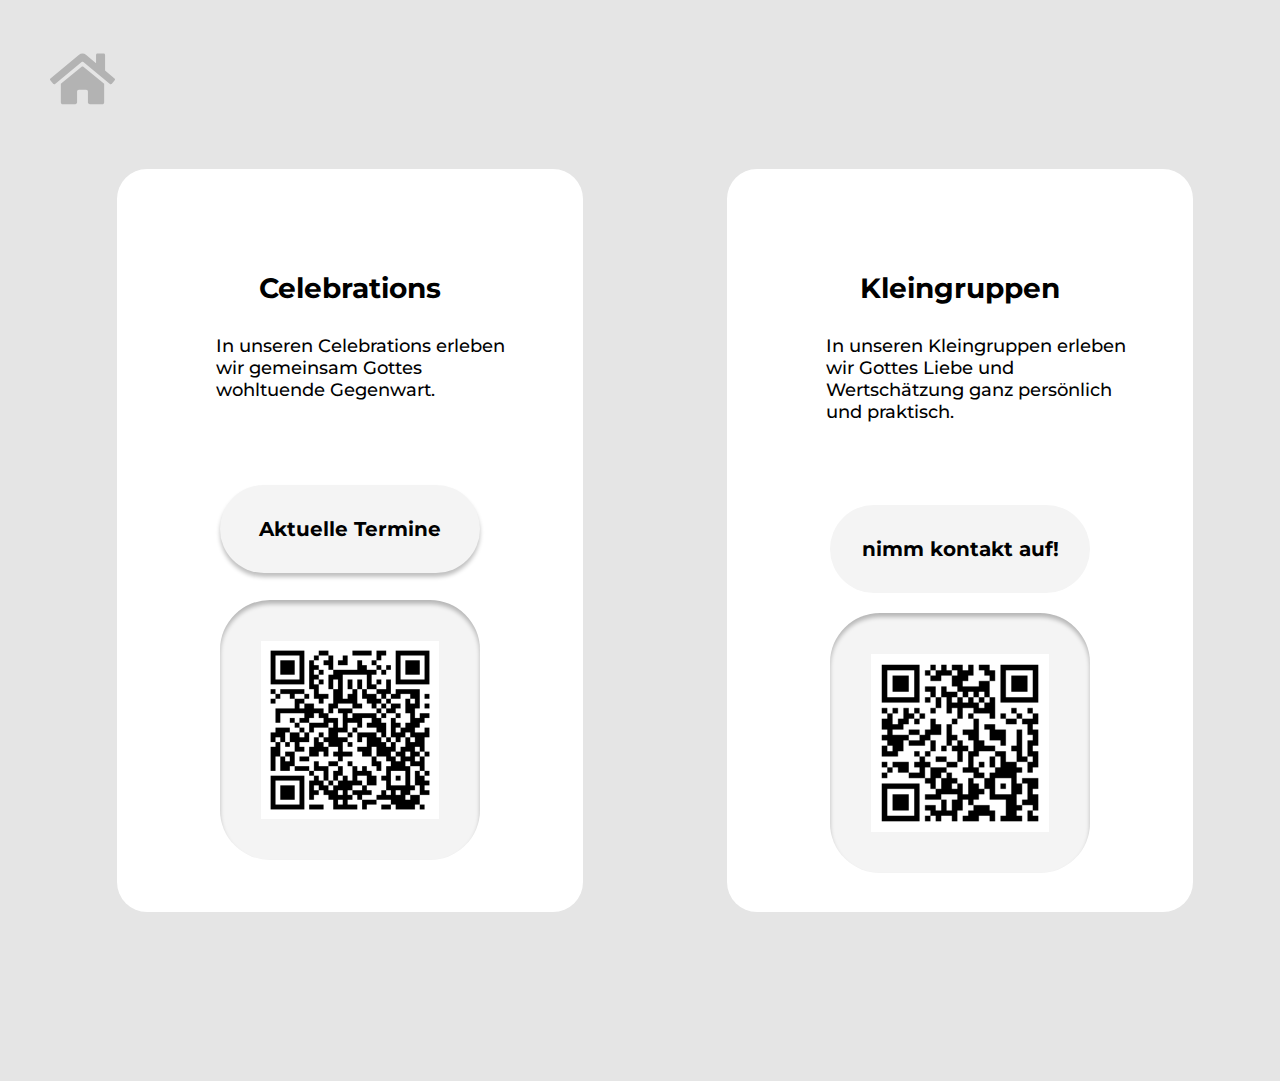
<file: src/niceToHaveYou/niceToHaveYou.html>
<html lang="en">
  <head>
    <meta charset="UTF-8" />
    <meta http-equiv="X-UA-Compatible" content="IE=edge" />
    <meta name="viewport" content="width=device-width, initial-scale=1.0" />
    <link rel="stylesheet" href="niceToHaveYou.css" />
    <link
      href="https://fonts.googleapis.com/css2?family=Montserrat:ital,wght@0,100;0,200;0,300;0,400;0,500;0,600;0,700;0,800;0,900;1,100;1,200;1,300;1,400;1,500;1,600;1,700;1,800;1,900&display=swap"
      rel="stylesheet"
    />
    <title>Schön das Du Da Bist</title>
  </head>
  <body>
    <div class="home">
      <img onclick="window.location.href = '../index.html';" src="../assets/svg/home.svg" alt="home" class="home-icon"></img>
  </div>
    <div class="aboutUs__wrapper">
      <div class="wrapper__card">
        <div class="card__content">
          <div class="content__title">Celebrations</div>
          <div class="content__text">
            In unseren Celebrations erleben wir gemeinsam Gottes wohltuende Gegenwart.
          </div>
          <button class="content__button" onclick="window.location.href = '../infos/infos.html';"> Aktuelle Termine</button>
          <div class="content__qrBox">
            <div class="qrbox__code">
              <img
                class="qr-code"
                src="../assets/images/vereinmahlzeit.gif"
                alt="Verein Mahlzeit"
              />
            </div>
          </div>
        </div>
      </div>
      <div class="wrapper__card">
        <div class="card__content">
          <div class="content__title">Kleingruppen</div>
          <div class="content__text">
            In unseren Kleingruppen erleben wir Gottes Liebe und Wertschätzung ganz persönlich und praktisch.
          </div>
<div class="content__welcome">nimm kontakt auf!</div>
          <div class="content__qrBox">
            <div class="qrbox__code">
              <img
                class="qr-code"
                src="../assets/images/kontakt.gif"
                alt="Verein Mahlzeit"
              />
            </div>
          </div>
        </div>
      </div>
      <div class="wrapper__card">
        <div class="card__content">
          <div class="content__title">Mitarbeit</div>
          <div class="content__text">
            Wir möchten, dass alle Menschen ihre Identität und Berufung erkennen und ausleben können – egal ob innerhalb oder ausserhalb der Vineyard. Wofür möchtest du dich engagieren?
          </div>
<div class="content__welcome" >Komm auf uns zu!</div>

          <div class="content__qrBox">
            <div class="qrbox__code">
              <img
                class="qr-code"
                src="../assets/images/mitarbeit.gif"
                alt="Verein Mahlzeit"
              />
            </div>
          </div>
        </div>
      </div>
    </div>
  </body>
</html>
</file>
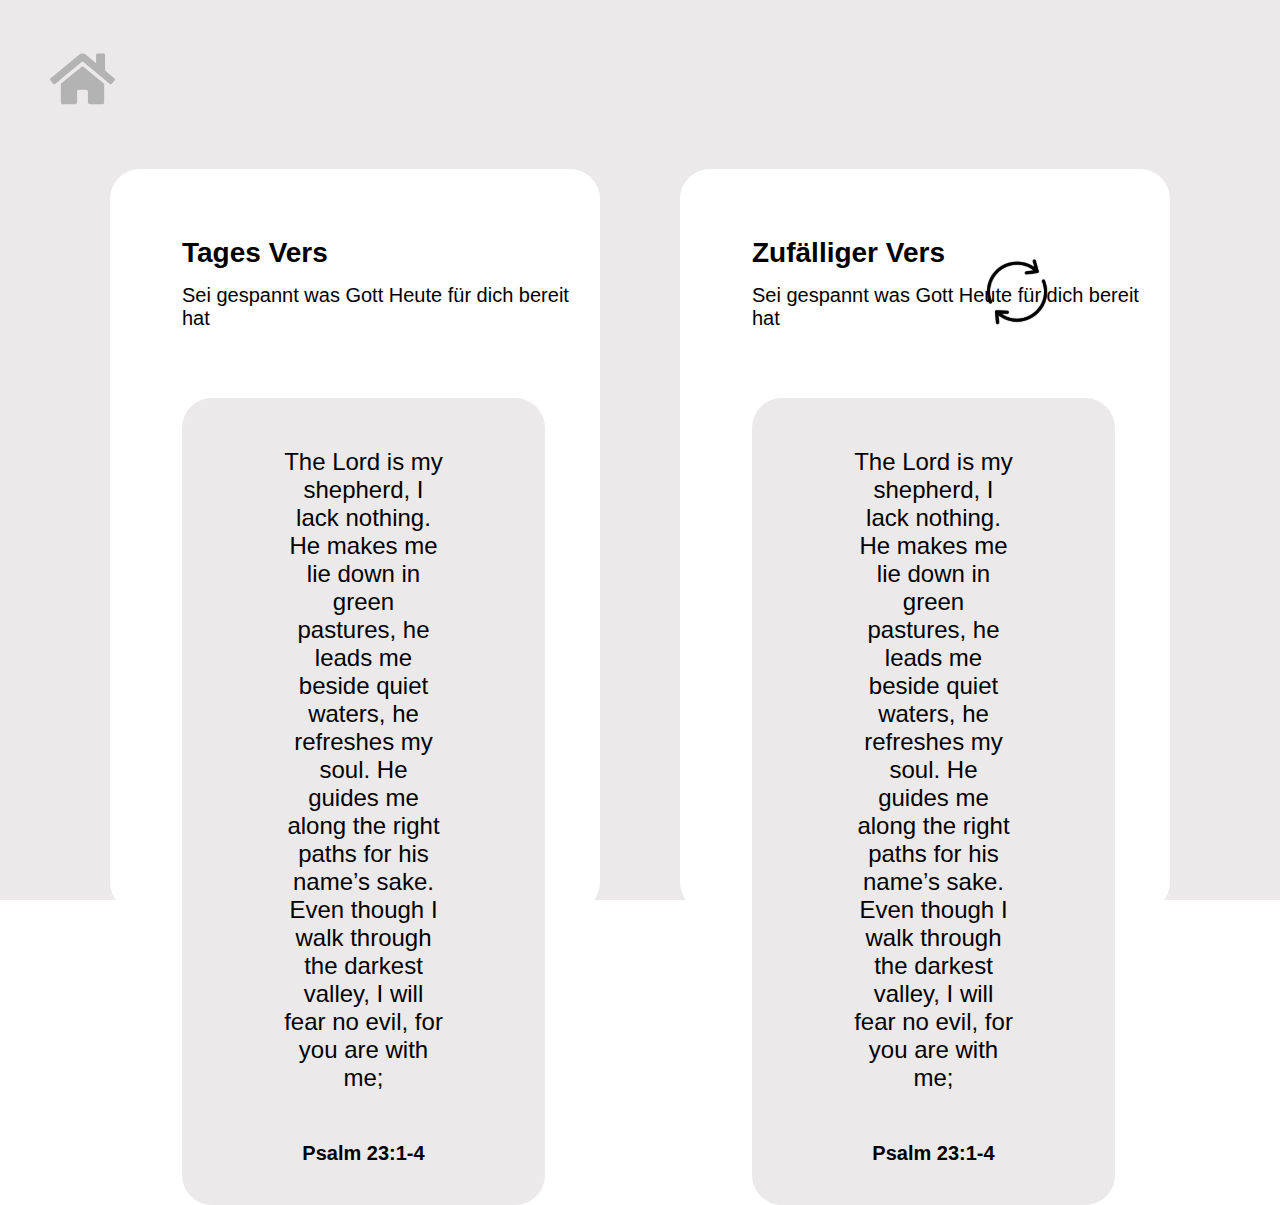
<file: src/verse/verse.html>
<html lang="en">
  <head>
    <meta charset="UTF-8" />
    <meta http-equiv="X-UA-Compatible" content="IE=edge" />
    <meta name="viewport" content="width=device-width, initial-scale=1.0" />
    <link
      href="https://fonts.googleapis.com/css2?family=Montserrat:ital,wght@0,100;0,200;0,300;0,400;0,500;0,600;0,700;0,800;0,900;1,100;1,200;1,300;1,400;1,500;1,600;1,700;1,800;1,900&display=swap"
      rel="stylesheet"
    />
    <link rel="stylesheet" href="verse.css" />
    <title>Daily Verse</title>
  </head>
  <body>
    <div class="home">
        <img onclick="window.location.href = '../index.html';" src="../assets/svg/home.svg" alt="home" class="home-icon"></img>
    </div>
    <div class="verse__wrapper">
      <div class="wrapper__content">
        <div class="content__card">
          <div class="daily-vers">Tages Vers</div>
          <div class="intro">
            Sei gespannt was Gott Heute für dich bereit hat
          </div>
          <div class="card__content">
            <div class="content__field">
              <div class="dailyVerse">
                <div id="verse">
                  
                </div>
                <div id="reference"></div>
              </div>
              <script
                src="../verse/verse.js"
              ></script>
            </div>
          </div>
        </div>
        <div class="content__card">
        <div class="daily-vers">Zufälliger Vers</div>
        <button class="reload" onclick="reload()"><img src="../assets/svg/reload.svg" alt=""> </button>
        <div class="intro">
          Sei gespannt was Gott Heute für dich bereit hat
        </div>
        <div class="card__content">
          <div class="content__field">
            <div id="dailyVersesWrapper">
              <div class="error-text">
                The Lord is my shepherd, I lack nothing. He makes me lie down
                in green pastures, he leads me beside quiet waters, he
                refreshes my soul. He guides me along the right paths for his
                name’s sake. Even though I walk through the darkest valley, I
                will fear no evil, for you are with me;
              </div>
              <div class="error-verse">Psalm 23:1-4</div>
            </div>
            <script
              async
              defer
              src="https://dailyverses.net/get/random.js?language=lut"
            ></script>
            
          </div>
        </div>
      </div>
    </div>
  </body>
</html>
</file>
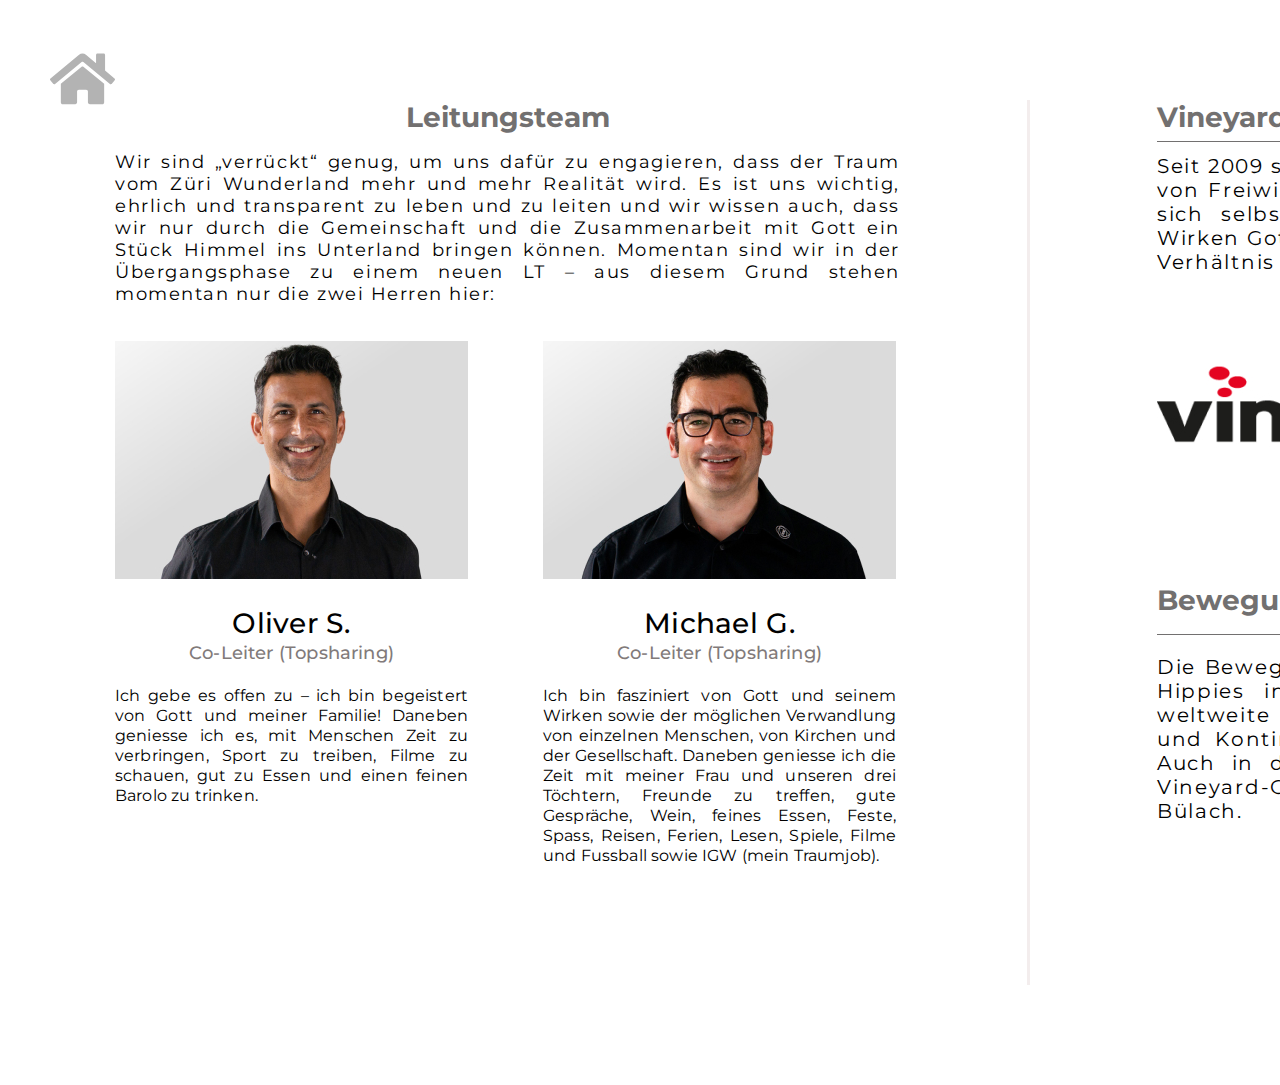
<file: src/werWirSind/werWirSind.html>
<html lang="en">
  <head>
    <meta charset="UTF-8" />
    <meta http-equiv="X-UA-Compatible" content="IE=edge" />
    <meta name="viewport" content="width=device-width, initial-scale=1.0" />
    <link rel="stylesheet" href="werWirSind.css" />
    <link rel="preconnect" href="https://fonts.googleapis.com" />
    <link rel="preconnect" href="https://fonts.gstatic.com" crossorigin />
    <link
      href="https://fonts.googleapis.com/css2?family=Montserrat:ital,wght@0,100;0,200;0,300;0,400;0,500;0,600;0,700;0,800;0,900;1,100;1,200;1,300;1,400;1,500;1,600;1,700;1,800;1,900&display=swap"
      rel="stylesheet"
    />
    <title>Welcome Desk</title>
  </head>
  <body>
    <div class="home">
      <img 
      onclick="window.location.href = '../index.html';"
      src="../assets/svg/home.svg" alt="home" class="home-icon"></img>
  </div>
    <div class="werWirSind__container">
      <div class="container__leitungsteam">
        <h2 class="leitungsteam">Leitungsteam</h2>
        <div class="leitungsteam__text">
          Wir sind „verrückt“ genug, um uns dafür zu engagieren, dass der Traum
          vom Züri Wunderland mehr und mehr Realität wird. Es ist uns wichtig,
          ehrlich und transparent zu leben und zu leiten und wir wissen auch,
          dass wir nur durch die Gemeinschaft und die Zusammenarbeit mit Gott
          ein Stück Himmel ins Unterland bringen können. Momentan sind wir in
          der Übergangsphase zu einem neuen LT – aus diesem Grund stehen
          momentan nur die zwei Herren hier:
        </div>
        <div class="container__about">
          <div class="about__person">
            <img
              class="person"
              src="../assets/images/oliver-schmid.jpg"
              alt="oliver-schmid"
            />
            <div class="person__name">Oliver S.</div>
            <div class="person__position">Co-Leiter (Topsharing)</div>
            <div class="person__intro intro">
              Ich gebe es offen zu – ich bin begeistert von Gott und meiner
              Familie! Daneben geniesse ich es, mit Menschen Zeit zu verbringen,
              Sport zu treiben, Filme zu schauen, gut zu Essen und einen feinen
              Barolo zu trinken.
            </div>
          </div>
          <div class="about__person">
            <img
              class="person"
              src="../assets/images/michi-girgis.jpg"
              alt="oliver-schmid"
            />
            <div class="person__name">Michael G.</div>
            <div class="person__position">Co-Leiter (Topsharing)</div>
            <div class="person__intro intro">
              Ich bin fasziniert von Gott und seinem Wirken sowie der möglichen
              Verwandlung von einzelnen Menschen, von Kirchen und der
              Gesellschaft. Daneben geniesse ich die Zeit mit meiner Frau und
              unseren drei Töchtern, Freunde zu treffen, gute Gespräche, Wein,
              feines Essen, Feste, Spass, Reisen, Ferien, Lesen, Spiele, Filme
              und Fussball sowie IGW (mein Traumjob).
            </div>
          </div>
        </div>
      </div>
      <div class="divider">.</div>
      <div class="vineyard__container">
        <h2 class="container__info">Vineyard Bülach</h2>
        <div class="info__intro">
          Seit 2009 sind wir hier vor Ort als Freikirche (abgeleitet von
          Freiwilligkeitskirche, die staatsunabhängig ist und sich selbst
          finanziert) organisiert und spüren dem Wirken Gottes nach. Wir pflegen
          ein freundschaftliches Verhältnis zu anderen Kirchgemeinden.
        </div>
        <img
          class="info__logo"
          src="../assets/images/vineyard_bülach_logo.jpg"
          alt="logo"
        />
        <h2 class="bewegung__container">Bewegung Vineyard</h2>
        <div class="bewegung__info">
          Die Bewegung entstand in den 70er Jahren unter den Hippies in den USA.
          Heute ist die Vineyard eine weltweite Gemeinde-bewegung, die durch
          National- und Kontinentalverbände miteinander verbunden ist. Auch in
          der Schweiz gibt es rund 15 verschiedene Vineyard-Gemeinden, unter
          anderem unsere hier in Bülach.
        </div>
      </div>
    </div>
  </body>
</html>
</file>
<file: style.css>
* {
  padding: 0;
  margin: 0;
  font-family: "Roboto", sans-serif;
}
.home__wrapper {
  padding-top: 125px;
  padding-left: 176px;
}
.content__card {
  background-color: #ebe9e9;
  border-radius: 30px;
  height: 393px;
  width: 455px;
  filter: drop-shadow(0px 4px 4px rgba(0, 0, 0, 0.25));
}
.card-row {
  display: flex;
  flex-direction: row;
  gap: 100px;
}
.wrapper__content {
  gap: 45px;
  display: flex;
  flex-direction: column;
}
.card__content {
  font-weight: 400;
  font-size: 22px;
  line-height: 26px;
  display: flex;
  flex-direction: column;
  padding-left: 54px;
  align-items: center;
  padding-right: 54px;
  padding-top: 29px;
  padding-bottom: 41px;
}
.icon {
  width: 181px;
  height: 177px;
  padding-bottom: 30px;
}
.card__title {
  color: #444444;
}
.card__text {
  color: #666666;
  padding-top: 19px;
  font-size: 19px;
  font-weight: 400;
}
</file>
<file: aboutUs/aboutUs.css>
* {
  padding: 0;
  margin: 0;
  font-family: "Montserrat", sans-serif;
}
.aboutUs__wrapper {
  display: flex;
  flex-direction: row;
  gap: 144px;
  padding-top: 169px;
  padding-bottom: 169px;
  padding-left: 117px;
  background-color: #e5e5e5;
}
.wrapper__card {
  height: 743px;
  width: 466px;
  border-radius: 30px;
  background-color: #fff;
}
.card__content {
}
.content__title {
  padding-top: 102px;
  padding-left: 119px;
  padding-bottom: 30px;
  font-weight: 700;
  font-size: 28px;
  line-height: 34px;
  color: #000000;
}
.content__text {
  padding-left: 99px;
  padding-right: 99px;
  padding-bottom: 50px;
  height: 200px;
}
.content__qrBox {
  width: 260px;
  height: 260px;
  border-radius: 50px;
  background-color: #f4f4f4;
  margin-left: 103px;
  margin-right: 103px;
  box-shadow: inset 0px 4px 4px rgba(0, 0, 0, 0.25);
  margin-bottom: 90px;
}
.qrBox__code {
  padding: 41px;
}
.qr-code {
  height: 178px;
  width: 178px;
}
</file>
<file: infos/infos.css>
* {
  padding: 0;
  margin: 0;
  font-family: "Roboto", sans-serif;
}
.home {
  position: relative;
}
.home-icon {
  position: absolute;
  top: 50;
  left: 50;
}
.verse__wrapper {
  background-color: #ebe9e9;
  height: 100vh;
}
.wrapper__content {
  padding: 169px 110px 169px 110px;
  display: flex;
  flex-direction: row;
  gap: 80px;
}
.content__card {
  background-color: #ffffff;
  border-radius: 30px;
  height: 743px;
  width: 880px;
  position: relative;
}
.card__content {
}
.content__field {
  margin-top: 20px;
  overflow: hidden;
  margin-left: 50px;
  margin-right: 50px;
  background-color: #e8e8e8;
  border-radius: 30px;
  min-height: 120px;
}
.content__field::-webkit-scrollbar {
  display: none;
}
.daily-vers {
  font-weight: 700;
  font-size: 28px;
  padding-left: 72px;
  padding-top: 68px;
}
.dailyVerses.bibleVerse {
  margin-top: 0.5em;
}
.dailyVerses.bibleText {
  padding: 0px 50px 50px 50px;
  font-size: 24px;
  text-align: center;
}
.dailyVerses.bibleVerse a {
  font-weight: bold;
  color: #000000;
  text-decoration: none;
  width: 100%;
  font-size: 20px;
}
.dailyVerses.bibleVerse {
  padding-bottom: 40px;
  text-align: center;
}
.intro {
  padding-left: 72px;
  padding-top: 15px;
  font-size: 20px;
}

.error-text {
  padding: 0px 50px 50px 50px;
  font-size: 24px;
  text-align: center;
}
.error-verse {
  font-weight: bold;
  color: #000000;
  text-decoration: none;
  width: 100%;
  font-size: 20px;
  padding-bottom: 40px;
  text-align: center;
}

#verse {
  padding: 0px 50px 50px 50px;
  font-size: 24px;
  text-align: center;
}
#reference {
  font-weight: bold;
  color: #000000;
  text-decoration: none;
  width: 100%;
  font-size: 20px;
  padding-bottom: 40px;
  text-align: center;
}
.reload {
  position: absolute;
  right: 117;
  top: 86;
  background: transparent;
  border: none;
  transform: rotate(360deg);
  transition: transform 0.5s;
}
.reload:active {
  transform: rotate(0deg);
  transition: 0s;
}
</file>
<file: kids/kids.css>
* {
  padding: 0;
  margin: 0;
  font-family: "Roboto", sans-serif;
}
.home {
  position: relative;
}
.home-icon {
  position: absolute;
  top: 50;
  left: 50;
}
.kids__wrapper {
  background-color: #efefef;
  padding-left: 50px;
  padding-right: 50px;
  padding-bottom: 89px;
  padding-top: 169px;
  border: solid 1px red;
}
.wrapper__content {
  display: flex;
  flex-direction: row;
  gap: 34px;
}
.content__card {
  width: 429px;
  height: 822px;
  background: #ffffff;
  border-radius: 30px;
  display: flex;
  flex-direction: column;
  padding-bottom: 55px;
}
.card__title {
  font-weight: 700;
  font-size: 28px;
  line-height: 34px;
  color: #727070;
  padding-left: 65px;
  padding-top: 52px;
}
.card__icon {
  position: relative;
}
#baby {
  position: absolute;
  width: 230px;
  height: 257px;
  top: 338px;
  left: 99px;
  transition: 1s ease;
}
#bigBaby {
  position: absolute;
  width: 230px;
  height: 312px;
  top: 283px;
  left: 99px;
  transition: 1s ease;
}
#smallPerson {
  position: absolute;
  width: 258px;
  height: 407px;
  top: 198px;
  left: 85px;
  transition: 1s ease;
}
#person {
  position: absolute;
  width: 277px;
  height: 468px;
  top: 137px;
  left: 76px;
  transition: 1s ease;
}

.card__info {
  padding-left: 65px;
  padding-top: 425px;
  width: 305px;
  height: 339px;
  display: flex;
  flex-direction: column;
}
.card-text {
  display: none;
  font-weight: 500;
  font-size: 18px;
  line-height: 22px;
}
#hideBaby {
  transition: 0.5s;
  opacity: 0;
}
#hideBigBaby {
  transition: 0.5s;
  opacity: 0;
}
#hideSmallPerson {
  transition: 0.5s;
  opacity: 0;
}
#hidePerson {
  transition: 0.5s;
  opacity: 0;
}
.info-names {
  padding-top: 20px;
  font-weight: 700;
  font-size: 18px;
  line-height: 22px;
  padding-bottom: 10px;
}

.info-images {
  display: flex;
  flex-direction: row;
  gap: 27px;
}

.images-image {
  background: #f4f4f4;
  box-shadow: inset 0px 4px 4px rgba(0, 0, 0, 0.25);
  border-radius: 49px;
  width: 139px;
  height: 198px;
}
</file>
<file: niceToHaveYou/niceToHaveYou.css>
* {
  padding: 0;
  margin: 0;
  font-family: "Montserrat", sans-serif;
}
.home {
  position: relative;
}
.home-icon {
  position: absolute;
  top: 50;
  left: 50;
}
.aboutUs__wrapper {
  display: flex;
  flex-direction: row;
  gap: 144px;
  padding-top: 169px;
  padding-bottom: 169px;
  padding-left: 117px;
  background-color: #e5e5e5;
}
.wrapper__card {
  height: 743px;
  width: 466px;
  border-radius: 30px;
  background-color: #fff;
}
.card__content {
  display: flex;
  flex-direction: column;
}
.content__button {
  height: 88px;
  width: 260px;
  border-radius: 50px;
  border: none;
  background: #f4f4f4;
  box-shadow: 0px 4px 4px rgba(0, 0, 0, 0.25);
  border-radius: 49px;
  margin-left: 103px;
  margin-bottom: 27px;
  font-size: 20px;
  font-weight: 700;
}
.content__button:active {
  box-shadow: 0px 0px 0px rgba(0, 0, 0, 0.25);
}
.content__title {
  padding-top: 102px;
  padding-bottom: 30px;
  font-weight: 700;
  font-size: 28px;
  line-height: 34px;
  color: #000000;
  text-align: center;
}
.content__text {
  padding-left: 99px;
  padding-right: 60px;
  padding-bottom: 50px;
  height: 100px;
  font-size: 18px;
  font-weight: 500;
}
.content__qrBox {
  width: 260px;
  height: 260px;
  border-radius: 50px;
  background-color: #f4f4f4;
  margin-left: 103px;
  margin-right: 103px;
  box-shadow: inset 0px 4px 4px rgba(0, 0, 0, 0.25);
  margin-bottom: 90px;
}
.qrBox__code {
  padding: 41px;
}
.qr-code {
  height: 178px;
  width: 178px;
}
.content__welcome {
  height: 24px;
  width: 260px;
  border-radius: 50px;
  border: none;
  background: #f4f4f4;
  border-radius: 49px;
  margin-left: 103px;
  margin-bottom: 20px;
  margin-top: 20px;
  font-size: 20px;
  font-weight: 700;
  text-align: center;
  padding-top: 32px;
  padding-bottom: 32px;
}
</file>
<file: verse/verse.css>
* {
  padding: 0;
  margin: 0;
  font-family: "Roboto", sans-serif;
}
.home {
  position: relative;
}
.home-icon {
  position: absolute;
  top: 50;
  left: 50;
}
.verse__wrapper {
  background-color: #ebe9e9;
  height: 100vh;
}
.wrapper__content {
  padding: 169px 110px 169px 110px;
  display: flex;
  flex-direction: row;
  gap: 80px;
}
.content__card {
  background-color: #ffffff;
  border-radius: 30px;
  height: 743px;
  width: 830px;
  position: relative;
}
.card__content {
  margin: 68px 55px 67px 72px;
  background-color: #ebe9e9;
  border-radius: 30px;
}
.content__field {
  padding-top: 50px;
  padding-left: 50px;
  padding-right: 50px;
  min-height: 120px;
}
.daily-vers {
  font-weight: 700;
  font-size: 28px;
  padding-left: 72px;
  padding-top: 68px;
}
.dailyVerses.bibleVerse {
  margin-top: 0.5em;
}
.dailyVerses.bibleText {
  padding: 0px 50px 50px 50px;
  font-size: 24px;
  text-align: center;
}
.dailyVerses.bibleVerse a {
  font-weight: bold;
  color: #000000;
  text-decoration: none;
  width: 100%;
  font-size: 20px;
}
.dailyVerses.bibleVerse {
  padding-bottom: 40px;
  text-align: center;
}
.intro {
  padding-left: 72px;
  padding-top: 15px;
  font-size: 20px;
}

.error-text {
  padding: 0px 50px 50px 50px;
  font-size: 24px;
  text-align: center;
}
.error-verse {
  font-weight: bold;
  color: #000000;
  text-decoration: none;
  width: 100%;
  font-size: 20px;
  padding-bottom: 40px;
  text-align: center;
}

#verse {
  padding: 0px 50px 50px 50px;
  font-size: 24px;
  text-align: center;
}
#reference {
  font-weight: bold;
  color: #000000;
  text-decoration: none;
  width: 100%;
  font-size: 20px;
  padding-bottom: 40px;
  text-align: center;
}
.reload {
  position: absolute;
  right: 117;
  top: 86;
  background: transparent;
  border: none;
  transform: rotate(360deg);
  transition: transform 0.5s;
}
.reload:active {
  transform: rotate(0deg);
  transition: 0s;
}
</file>
<file: werWirSind/werWirSind.css>
* {
  font-family: "Montserrat", sans-serif;
  margin: 0;
  padding: 0;
}

.home {
  position: relative;
}
.home-icon {
  position: absolute;
  top: 50;
  left: 50;
}
h2 {
  font-style: normal;
  font-weight: 700;
  font-size: 28px;
  line-height: 34px;
  color: #727070;
}
.leitungsteam {
  text-align: center;
}
.leitungsteam__text {
  padding-top: 17px;
  padding-bottom: 36px;
  font-style: normal;
  font-weight: 400;
  font-size: 18px;
  line-height: 22px;
  text-align: justify;
  letter-spacing: 0.085em;
  color: #000000;
  width: 785px;
}
.werWirSind__container {
  padding-left: 115px;
  padding-right: 121px;
  padding-top: 100px;
  padding-bottom: 100px;
  display: flex;
  flex-direction: row;
}
.container__leitungsteam {
  padding-right: 127px;
}
.container__about {
  display: flex;
  flex-direction: row;
  gap: 75px;
}
.about__person {
}
.portrait {
  width: 353px;
  height: 238px;
}
.person__name {
  padding-top: 27px;
  font-style: normal;
  font-weight: 500;
  font-size: 28px;
  line-height: 34px;
  letter-spacing: 0.01em;
  color: #000000;
  text-align: center;
}
.person__intro {
  padding-top: 22px;
}
.person__position {
  font-weight: 500;
  font-size: 18px;
  line-height: 22px;
  letter-spacing: 0.01em;
  color: #817a7a;
  text-align: center;
  padding-top: 2px;
}
.intro {
  width: 353px;
  font-weight: 400;
  font-size: 16px;
  line-height: 20px;
  text-align: justify;
  letter-spacing: 0.01em;
  color: #000000;
}
.divider {
  height: 885px;
  width: 5px;
  background-color: #f3eded;
  color: #f3eded;
}
.vineyard__container {
  padding-left: 127px;
}
.info__intro {
  padding-bottom: 63px;
  padding-top: 12px;
  font-weight: 400;
  font-size: 20px;
  line-height: 24px;
  text-align: justify;
  letter-spacing: 0.085em;
  color: #000000;
}
.container__info {
  border-bottom: 1px solid #727070;
  height: 41px;
}
.info__logo {
  padding-bottom: 96px;
}
.bewegung__container {
  border-bottom: #727070 solid 1px;
  height: 51px;
}
.bewegung__info {
  font-weight: 400;
  font-size: 20px;
  line-height: 24px;
  text-align: justify;
  letter-spacing: 0.085em;
  color: #000000;
  padding-top: 20px;
}
</file>
<file: src/aboutUs/aboutUs.css>
* {
  padding: 0;
  margin: 0;
  font-family: "Montserrat", sans-serif;
}
.home {
  position: relative;
}
.home-icon {
  position: absolute;
  top: 50;
  left: 50;
}

.aboutUs__wrapper {
  display: flex;
  flex-direction: row;
  gap: 144px;
  padding-top: 169px;
  padding-bottom: 168px;
  padding-left: 117px;
  background-color: #e5e5e5;
  overflow: hidden;
}
.wrapper__card {
  height: 743px;
  width: 466px;
  border-radius: 30px;
  background-color: #fff;
}
.card__content {
}
.content__title {
  padding-top: 102px;
  padding-bottom: 30px;
  font-weight: 700;
  font-size: 28px;
  line-height: 34px;
  color: #000000;
  text-align: center;
}
.content__text {
  padding-left: 99px;
  padding-right: 99px;
  padding-bottom: 50px;
  height: 200px;
  font-size: 18px;
  font-weight: 500;
}
.content__qrBox {
  width: 260px;
  height: 260px;
  border-radius: 50px;
  background-color: #f4f4f4;
  margin-left: 103px;
  margin-right: 103px;
  box-shadow: inset 0px 4px 4px rgba(0, 0, 0, 0.25);
  margin-bottom: 90px;
}
.qrBox__code {
  padding: 41px;
}
.qr-code {
  height: 178px;
  width: 178px;
}
</file>
<file: src/kids/kids.css>
* {
  padding: 0;
  margin: 0;
  font-family: "Roboto", sans-serif;
}
.home {
  position: relative;
}
.home-icon {
  position: absolute;
  top: 50;
  left: 50;
  fill: red;
}
.kids__wrapper {
  background-color: #efefef;
  padding-left: 50px;
  padding-right: 50px;
  padding-bottom: 30px;
  padding-top: 169px;
  overflow: hidden;
}
.wrapper__content {
  display: flex;
  flex-direction: row;
  gap: 34px;
}
.content__card {
  width: 429px;
  height: 822px;
  background: #ffffff;
  border-radius: 30px;
  display: flex;
  flex-direction: column;
  padding-bottom: 55px;
}
.card__title {
  font-weight: 700;
  font-size: 28px;
  line-height: 34px;
  color: #727070;
  padding-left: 65px;
  padding-top: 52px;
}
.card__icon {
  position: relative;
}
#baby {
  position: absolute;
  width: 230px;
  height: 257px;
  top: 338px;
  left: 99px;
  transition: 1s ease;
}
#bigBaby {
  position: absolute;
  width: 230px;
  height: 312px;
  top: 283px;
  left: 99px;
  transition: 1s ease;
}
#smallPerson {
  position: absolute;
  width: 258px;
  height: 407px;
  top: 198px;
  left: 85px;
  transition: 1s ease;
}
#person {
  position: absolute;
  width: 277px;
  height: 468px;
  top: 137px;
  left: 76px;
  transition: 1s ease;
}

.card__info {
  padding-left: 65px;
  padding-top: 425px;
  width: 305px;
  height: 339px;
  display: flex;
  flex-direction: column;
}
.card-text {
  display: none;
  font-weight: 500;
  font-size: 18px;
  line-height: 22px;
}
#hideBaby {
  transition: 0.5s;
  opacity: 0;
}
#hideBigBaby {
  transition: 0.5s;
  opacity: 0;
}
#hideSmallPerson {
  transition: 0.5s;
  opacity: 0;
}
#hidePerson {
  transition: 0.5s;
  opacity: 0;
}
.info-names {
  padding-top: 20px;
  font-weight: 700;
  font-size: 18px;
  line-height: 22px;
  padding-bottom: 10px;
}

.info-images {
  display: flex;
  flex-direction: row;
  gap: 27px;
}

.images-image {
  background: #f4f4f4;
  box-shadow: inset 0px 4px 4px rgba(0, 0, 0, 0.25);
  border-radius: 49px;
  width: 139px;
  height: 198px;
}
</file>
<file: src/niceToHaveYou/niceToHaveYou.css>
* {
  padding: 0;
  margin: 0;
  font-family: "Montserrat", sans-serif;
}
.home {
  position: relative;
}
.home-icon {
  position: absolute;
  top: 50;
  left: 50;
}
.aboutUs__wrapper {
  display: flex;
  flex-direction: row;
  gap: 144px;
  padding-top: 169px;
  padding-bottom: 169px;
  padding-left: 117px;
  background-color: #e5e5e5;
}
.wrapper__card {
  height: 743px;
  width: 466px;
  border-radius: 30px;
  background-color: #fff;
}
.card__content {
  display: flex;
  flex-direction: column;
}
.content__button {
  height: 88px;
  width: 260px;
  border-radius: 50px;
  border: none;
  background: #f4f4f4;
  box-shadow: 0px 4px 4px rgba(0, 0, 0, 0.25);
  border-radius: 49px;
  margin-left: 103px;
  margin-bottom: 27px;
  font-size: 20px;
  font-weight: 700;
}
.content__button:active {
  box-shadow: 0px 0px 0px rgba(0, 0, 0, 0.25);
}
.content__title {
  padding-top: 102px;
  padding-bottom: 30px;
  font-weight: 700;
  font-size: 28px;
  line-height: 34px;
  color: #000000;
  text-align: center;
}
.content__text {
  padding-left: 99px;
  padding-right: 60px;
  padding-bottom: 50px;
  height: 100px;
  font-size: 18px;
  font-weight: 500;
}
.content__qrBox {
  width: 260px;
  height: 260px;
  border-radius: 50px;
  background-color: #f4f4f4;
  margin-left: 103px;
  margin-right: 103px;
  box-shadow: inset 0px 4px 4px rgba(0, 0, 0, 0.25);
  margin-bottom: 90px;
}
.qrBox__code {
  padding: 41px;
}
.qr-code {
  height: 178px;
  width: 178px;
}
.content__welcome {
  height: 24px;
  width: 260px;
  border-radius: 50px;
  border: none;
  background: #f4f4f4;
  border-radius: 49px;
  margin-left: 103px;
  margin-bottom: 20px;
  margin-top: 20px;
  font-size: 20px;
  font-weight: 700;
  text-align: center;
  padding-top: 32px;
  padding-bottom: 32px;
}
</file>
<file: src/verse/verse.css>
* {
  padding: 0;
  margin: 0;
  font-family: "Roboto", sans-serif;
}
.home {
  position: relative;
}
.home-icon {
  position: absolute;
  top: 50;
  left: 50;
}
.verse__wrapper {
  background-color: #ebe9e9;
  height: 100vh;
}
.wrapper__content {
  padding: 169px 110px 169px 110px;
  display: flex;
  flex-direction: row;
  gap: 80px;
}
.content__card {
  background-color: #ffffff;
  border-radius: 30px;
  height: 743px;
  width: 830px;
  position: relative;
}
.card__content {
  margin: 68px 55px 67px 72px;
  background-color: #ebe9e9;
  border-radius: 30px;
}
.content__field {
  padding-top: 50px;
  padding-left: 50px;
  padding-right: 50px;
  min-height: 120px;
}
.daily-vers {
  font-weight: 700;
  font-size: 28px;
  padding-left: 72px;
  padding-top: 68px;
}
.dailyVerses.bibleVerse {
  margin-top: 0.5em;
}
.dailyVerses.bibleText {
  padding: 0px 50px 50px 50px;
  font-size: 24px;
  text-align: center;
}
.dailyVerses.bibleVerse a {
  font-weight: bold;
  color: #000000;
  text-decoration: none;
  width: 100%;
  font-size: 20px;
}
.dailyVerses.bibleVerse {
  padding-bottom: 40px;
  text-align: center;
}
.intro {
  padding-left: 72px;
  padding-top: 15px;
  font-size: 20px;
}

.error-text {
  padding: 0px 50px 50px 50px;
  font-size: 24px;
  text-align: center;
}
.error-verse {
  font-weight: bold;
  color: #000000;
  text-decoration: none;
  width: 100%;
  font-size: 20px;
  padding-bottom: 40px;
  text-align: center;
}

#verse {
  padding: 0px 50px 50px 50px;
  font-size: 24px;
  text-align: center;
}
#reference {
  font-weight: bold;
  color: #000000;
  text-decoration: none;
  width: 100%;
  font-size: 20px;
  padding-bottom: 40px;
  text-align: center;
}
.reload {
  position: absolute;
  right: 117;
  top: 86;
  background: transparent;
  border: none;
  transform: rotate(360deg);
  transition: transform 0.5s;
}
.reload:active {
  transform: rotate(0deg);
  transition: 0s;
}
</file>
<file: src/werWirSind/werWirSind.css>
* {
  font-family: "Montserrat", sans-serif;
  margin: 0;
  padding: 0;
}

.home {
  position: relative;
}
.home-icon {
  position: absolute;

  top: 50;
  left: 50;
}
h2 {
  font-style: normal;
  font-weight: 700;
  font-size: 28px;
  line-height: 34px;
  color: #727070;
}
.leitungsteam {
  text-align: center;
}
.leitungsteam__text {
  padding-top: 17px;
  padding-bottom: 36px;
  font-style: normal;
  font-weight: 400;
  font-size: 18px;
  line-height: 22px;
  text-align: justify;
  letter-spacing: 0.085em;
  color: #000000;
  width: 785px;
}
.werWirSind__container {
  padding-left: 115px;
  padding-right: 121px;
  padding-top: 100px;
  padding-bottom: 100px;
  display: flex;
  flex-direction: row;
}
.container__leitungsteam {
  padding-right: 127px;
}
.container__about {
  display: flex;
  flex-direction: row;
  gap: 75px;
}
.about__person {
}
.portrait {
  width: 353px;
  height: 238px;
}
.person__name {
  padding-top: 27px;
  font-style: normal;
  font-weight: 500;
  font-size: 28px;
  line-height: 34px;
  letter-spacing: 0.01em;
  color: #000000;
  text-align: center;
}
.person__intro {
  padding-top: 22px;
}
.person__position {
  font-weight: 500;
  font-size: 18px;
  line-height: 22px;
  letter-spacing: 0.01em;
  color: #817a7a;
  text-align: center;
  padding-top: 2px;
}
.intro {
  width: 353px;
  font-weight: 400;
  font-size: 16px;
  line-height: 20px;
  text-align: justify;
  letter-spacing: 0.01em;
  color: #000000;
}
.divider {
  height: 885px;
  width: 5px;
  background-color: #f3eded;
  color: #f3eded;
}
.vineyard__container {
  padding-left: 127px;
}
.info__intro {
  padding-bottom: 63px;
  padding-top: 12px;
  font-weight: 400;
  font-size: 20px;
  line-height: 24px;
  text-align: justify;
  letter-spacing: 0.085em;
  color: #000000;
}
.container__info {
  border-bottom: 1px solid #727070;
  height: 41px;
}
.info__logo {
  padding-bottom: 96px;
}
.bewegung__container {
  border-bottom: #727070 solid 1px;
  height: 51px;
}
.bewegung__info {
  font-weight: 400;
  font-size: 20px;
  line-height: 24px;
  text-align: justify;
  letter-spacing: 0.085em;
  color: #000000;
  padding-top: 20px;
}
</file>
